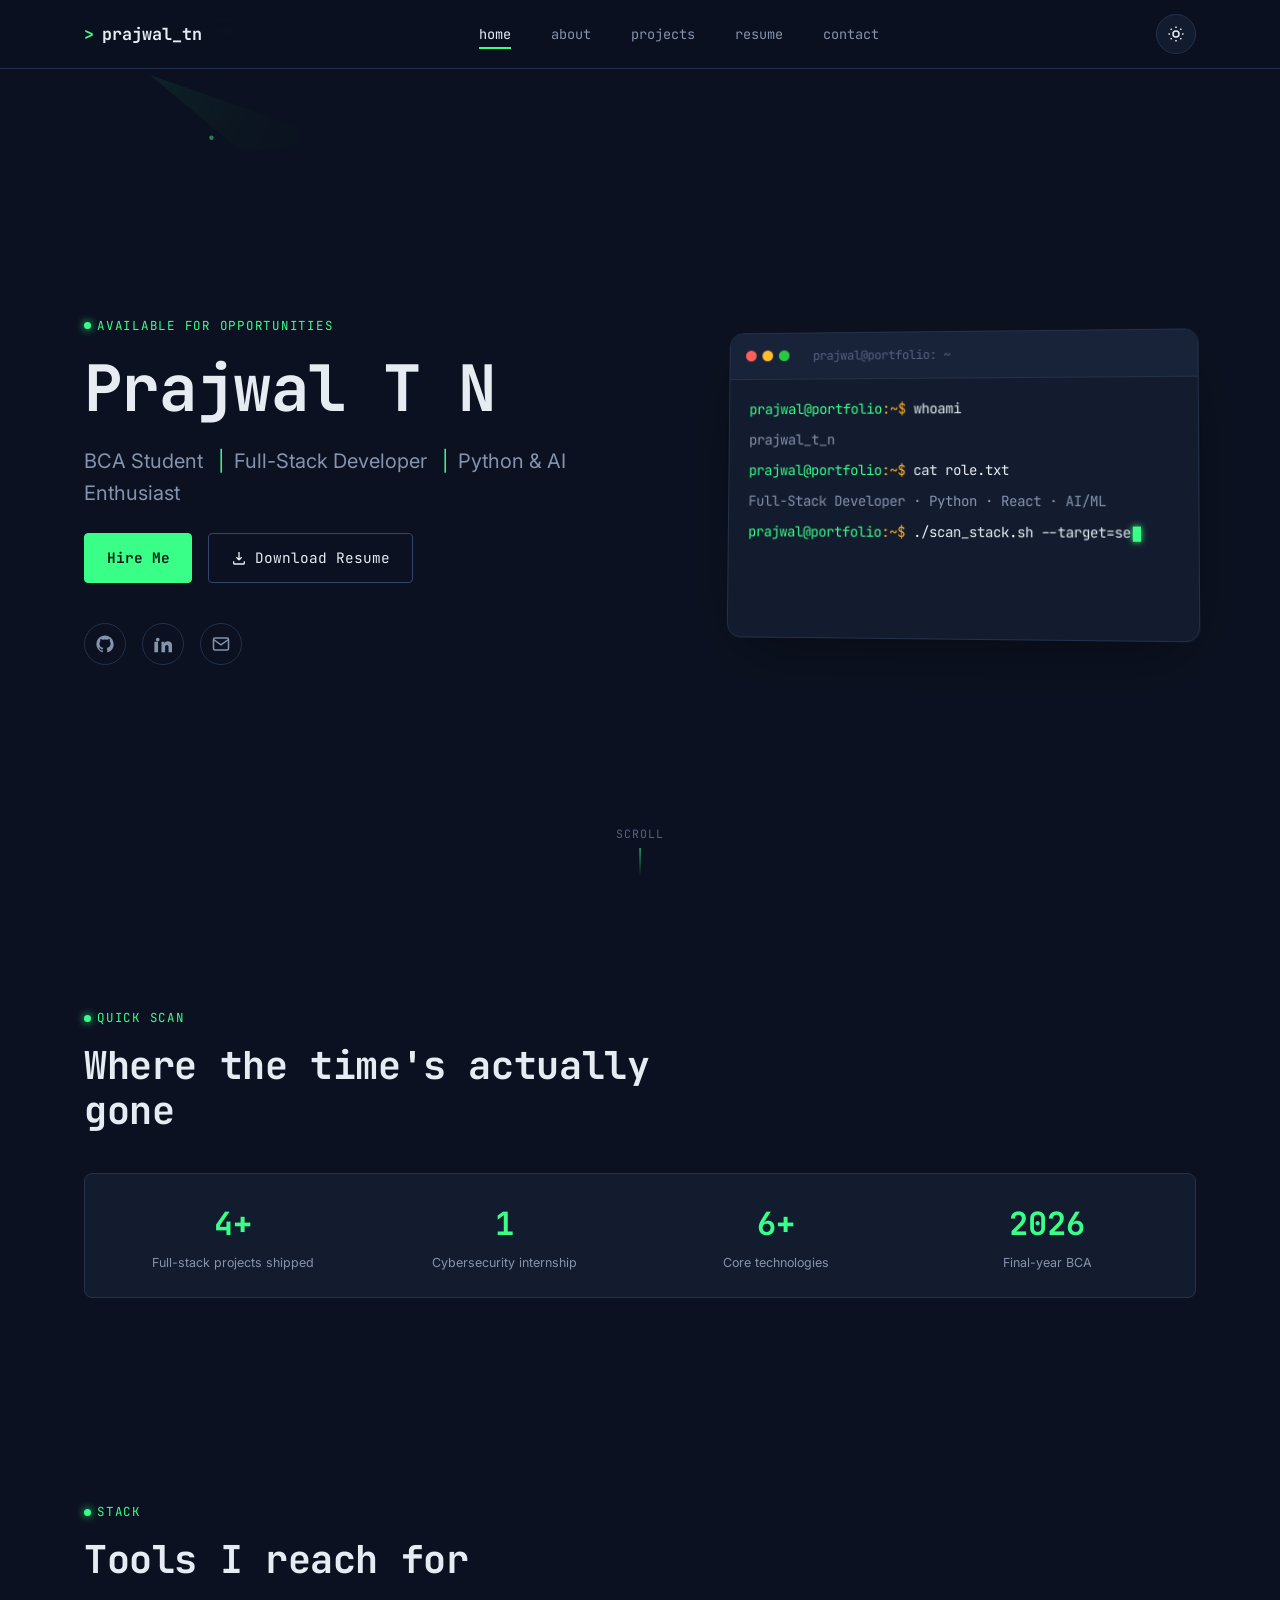
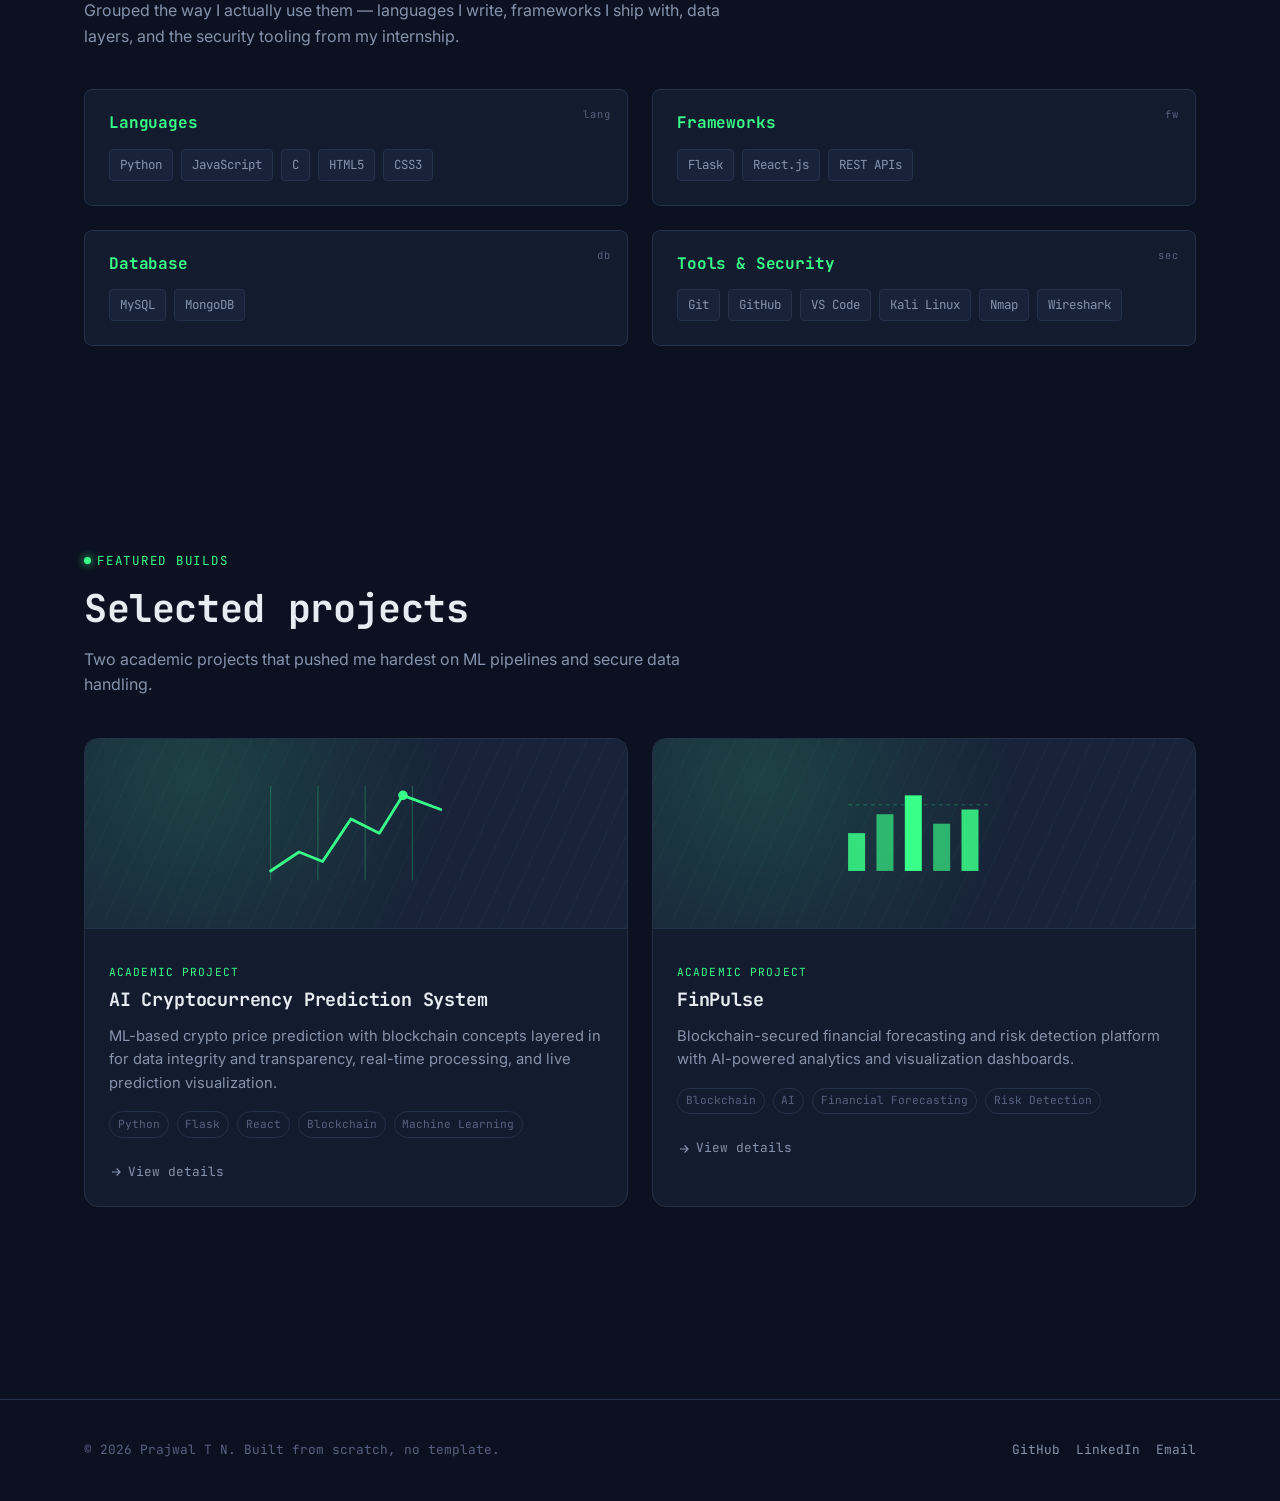
<file: index.html>
<!DOCTYPE html>
<html lang="en">
<head>
<meta charset="UTF-8">
<meta name="viewport" content="width=device-width, initial-scale=1.0">
<title>Prajwal T N — Full-Stack Developer</title>
<meta name="description" content="Prajwal T N — BCA student and full-stack developer building AI-powered web applications, secure APIs, and automation tools.">
<link rel="preconnect" href="https://fonts.googleapis.com">
<link href="https://fonts.googleapis.com/css2?family=JetBrains+Mono:wght@400;500;700&family=Inter:wght@400;500;600;700&display=swap" rel="stylesheet">
<link rel="stylesheet" href="assets/css/style.css">
</head>
<body>

<nav class="nav">
  <div class="nav-inner">
    <a href="index.html" class="nav-logo"><span class="caret">&gt;</span>prajwal_tn</a>
    <ul class="nav-links">
      <li><a href="index.html">home</a></li>
      <li><a href="about.html">about</a></li>
      <li><a href="projects.html">projects</a></li>
      <li><a href="resume.html">resume</a></li>
      <li><a href="contact.html">contact</a></li>
    </ul>
    <div class="nav-right">
      <button class="theme-toggle" aria-label="Toggle dark/light mode">
        <svg class="icon-sun" viewBox="0 0 24 24" fill="none" stroke="currentColor" stroke-width="2"><circle cx="12" cy="12" r="4"/><path d="M12 2v2M12 20v2M4.9 4.9l1.4 1.4M17.7 17.7l1.4 1.4M2 12h2M20 12h2M4.9 19.1l1.4-1.4M17.7 6.3l1.4-1.4"/></svg>
        <svg class="icon-moon" viewBox="0 0 24 24" fill="none" stroke="currentColor" stroke-width="2" style="display:none"><path d="M21 12.8A9 9 0 1 1 11.2 3a7 7 0 0 0 9.8 9.8z"/></svg>
      </button>
      <button class="nav-toggle" aria-label="Toggle menu"><span></span><span></span><span></span></button>
    </div>
  </div>
</nav>

<header class="hero">
  <canvas id="network-canvas"></canvas>
  <div class="hero-inner">
    <div class="hero-text">
      <p class="eyebrow">available for opportunities</p>
      <h1 class="hero-name">Prajwal T N</h1>
      <p class="hero-role">BCA Student <span class="pipe">|</span>Full-Stack Developer <span class="pipe">|</span>Python &amp; AI Enthusiast</p>
      <div class="hero-actions">
        <a href="contact.html" class="btn btn-primary">Hire Me</a>
        <a href="assets/resume/Prajwal_TN_Resume.pdf" class="btn" download>
          <svg width="16" height="16" viewBox="0 0 24 24" fill="none" stroke="currentColor" stroke-width="2"><path d="M12 3v12m0 0l-4-4m4 4l4-4M4 17v3a1 1 0 0 0 1 1h14a1 1 0 0 0 1-1v-3"/></svg>
          Download Resume
        </a>
      </div>
      <div class="hero-socials">
        <a href="https://github.com/anonymous137127" target="_blank" rel="noopener" aria-label="GitHub">
          <svg viewBox="0 0 24 24" fill="currentColor"><path d="M12 .5C5.65.5.5 5.65.5 12c0 5.1 3.29 9.4 7.86 10.94.57.1.78-.25.78-.55 0-.27-.01-1-.02-1.96-3.2.7-3.87-1.54-3.87-1.54-.53-1.33-1.28-1.68-1.28-1.68-1.05-.72.08-.7.08-.7 1.16.08 1.77 1.19 1.77 1.19 1.03 1.76 2.7 1.25 3.36.96.1-.75.4-1.25.73-1.54-2.55-.29-5.24-1.28-5.24-5.68 0-1.25.45-2.28 1.19-3.08-.12-.29-.52-1.46.11-3.05 0 0 .97-.31 3.18 1.18a11 11 0 0 1 5.8 0c2.2-1.49 3.17-1.18 3.17-1.18.64 1.59.24 2.76.12 3.05.74.8 1.18 1.83 1.18 3.08 0 4.41-2.69 5.38-5.25 5.67.42.36.78 1.08.78 2.18 0 1.57-.02 2.84-.02 3.23 0 .3.21.66.79.55A10.51 10.51 0 0 0 23.5 12C23.5 5.65 18.35.5 12 .5z"/></svg>
        </a>
        <a href="https://www.linkedin.com/in/prajwal-tn-19a9a83b3" target="_blank" rel="noopener" aria-label="LinkedIn">
          <svg viewBox="0 0 24 24" fill="currentColor"><path d="M4.98 3.5a2.5 2.5 0 1 1 0 5 2.5 2.5 0 0 1 0-5zM.5 8.98h4.9V23H.5V8.98zM8.98 8.98h4.7v1.92h.07c.65-1.23 2.25-2.53 4.63-2.53 4.95 0 5.86 3.26 5.86 7.5V23h-4.9v-6.28c0-1.5-.03-3.42-2.08-3.42-2.09 0-2.41 1.63-2.41 3.31V23h-4.9V8.98z"/></svg>
        </a>
        <a href="mailto:ppraju126ghu@gmail.com" aria-label="Email">
          <svg viewBox="0 0 24 24" fill="none" stroke="currentColor" stroke-width="2"><rect x="2" y="4" width="20" height="16" rx="2"/><path d="m22 6-10 7L2 6"/></svg>
        </a>
      </div>
    </div>

    <div class="terminal">
      <div class="terminal-bar">
        <div class="terminal-dots"><span></span><span></span><span></span></div>
        <span class="terminal-title">prajwal@portfolio: ~</span>
      </div>
      <div class="terminal-body"></div>
    </div>
  </div>

  <div class="scroll-cue">scroll</div>
</header>

<main>

  <section class="section">
    <div class="wrap">
      <div class="section-head reveal">
        <p class="eyebrow">quick scan</p>
        <h2 class="section-title">Where the time's actually gone</h2>
      </div>
      <div class="scan-strip reveal">
        <div class="scan-stat"><div class="num">4+</div><div class="label">Full-stack projects shipped</div></div>
        <div class="scan-stat"><div class="num">1</div><div class="label">Cybersecurity internship</div></div>
        <div class="scan-stat"><div class="num">6+</div><div class="label">Core technologies</div></div>
        <div class="scan-stat"><div class="num">2026</div><div class="label">Final-year BCA</div></div>
      </div>
    </div>
  </section>

  <section class="section" id="skills">
    <div class="wrap">
      <div class="section-head reveal">
        <p class="eyebrow">stack</p>
        <h2 class="section-title">Tools I reach for</h2>
        <p class="section-sub">Grouped the way I actually use them — languages I write, frameworks I ship with, data layers, and the security tooling from my internship.</p>
      </div>

      <div class="grid-2 reveal-stagger reveal">
        <div class="skill-card reveal-child" data-tag="lang">
          <h3>Languages</h3>
          <div class="skill-tags">
            <span class="skill-tag">Python</span>
            <span class="skill-tag">JavaScript</span>
            <span class="skill-tag">C</span>
            <span class="skill-tag">HTML5</span>
            <span class="skill-tag">CSS3</span>
          </div>
        </div>
        <div class="skill-card reveal-child" data-tag="fw">
          <h3>Frameworks</h3>
          <div class="skill-tags">
            <span class="skill-tag">Flask</span>
            <span class="skill-tag">React.js</span>
            <span class="skill-tag">REST APIs</span>
          </div>
        </div>
        <div class="skill-card reveal-child" data-tag="db">
          <h3>Database</h3>
          <div class="skill-tags">
            <span class="skill-tag">MySQL</span>
            <span class="skill-tag">MongoDB</span>
          </div>
        </div>
        <div class="skill-card reveal-child" data-tag="sec">
          <h3>Tools &amp; Security</h3>
          <div class="skill-tags">
            <span class="skill-tag">Git</span>
            <span class="skill-tag">GitHub</span>
            <span class="skill-tag">VS Code</span>
            <span class="skill-tag">Kali Linux</span>
            <span class="skill-tag">Nmap</span>
            <span class="skill-tag">Wireshark</span>
          </div>
        </div>
      </div>
    </div>
  </section>

  <section class="section">
    <div class="wrap">
      <div class="section-head reveal">
        <p class="eyebrow">featured builds</p>
        <h2 class="section-title">Selected projects</h2>
        <p class="section-sub">Two academic projects that pushed me hardest on ML pipelines and secure data handling.</p>
      </div>

      <div class="grid-2 reveal-stagger reveal">

        <article class="project-card reveal-child">
          <div class="project-visual">
            <svg viewBox="0 0 200 140" xmlns="http://www.w3.org/2000/svg">
              <polyline points="10,110 40,90 65,100 95,55 125,70 150,30 190,45" fill="none" stroke="#39FF88" stroke-width="3" stroke-linecap="round" stroke-linejoin="round"/>
              <circle cx="150" cy="30" r="5" fill="#39FF88"/>
              <g stroke="#39FF88" stroke-opacity="0.3">
                <line x1="10" y1="20" x2="10" y2="120"/>
                <line x1="60" y1="20" x2="60" y2="120"/>
                <line x1="110" y1="20" x2="110" y2="120"/>
                <line x1="160" y1="20" x2="160" y2="120"/>
              </g>
            </svg>
          </div>
          <div class="project-body">
            <p class="project-tagline">Academic project</p>
            <h3>AI Cryptocurrency Prediction System</h3>
            <p class="project-desc">ML-based crypto price prediction with blockchain concepts layered in for data integrity and transparency, real-time processing, and live prediction visualization.</p>
            <div class="project-stack">
              <span class="chip">Python</span><span class="chip">Flask</span><span class="chip">React</span><span class="chip">Blockchain</span><span class="chip">Machine Learning</span>
            </div>
            <div class="project-links">
              <a href="projects.html">
                <svg viewBox="0 0 24 24" fill="none" stroke="currentColor" stroke-width="2"><path d="M5 12h14M13 6l6 6-6 6"/></svg>
                View details
              </a>
            </div>
          </div>
        </article>

        <article class="project-card reveal-child">
          <div class="project-visual">
            <svg viewBox="0 0 200 140" xmlns="http://www.w3.org/2000/svg">
              <rect x="20" y="70" width="18" height="40" fill="#39FF88" fill-opacity="0.85"/>
              <rect x="50" y="50" width="18" height="60" fill="#39FF88" fill-opacity="0.65"/>
              <rect x="80" y="30" width="18" height="80" fill="#39FF88"/>
              <rect x="110" y="60" width="18" height="50" fill="#39FF88" fill-opacity="0.65"/>
              <rect x="140" y="45" width="18" height="65" fill="#39FF88" fill-opacity="0.85"/>
              <path d="M20 40 h150" stroke="#39FF88" stroke-opacity="0.3" stroke-dasharray="4 4"/>
            </svg>
          </div>
          <div class="project-body">
            <p class="project-tagline">Academic project</p>
            <h3>FinPulse</h3>
            <p class="project-desc">Blockchain-secured financial forecasting and risk detection platform with AI-powered analytics and visualization dashboards.</p>
            <div class="project-stack">
              <span class="chip">Blockchain</span><span class="chip">AI</span><span class="chip">Financial Forecasting</span><span class="chip">Risk Detection</span>
            </div>
            <div class="project-links">
              <a href="projects.html">
                <svg viewBox="0 0 24 24" fill="none" stroke="currentColor" stroke-width="2"><path d="M5 12h14M13 6l6 6-6 6"/></svg>
                View details
              </a>
            </div>
          </div>
        </article>

      </div>
    </div>
  </section>

</main>

<footer class="site-footer">
  <div class="wrap footer-inner">
    <span>&copy; 2026 Prajwal T N. Built from scratch, no template.</span>
    <div class="footer-socials">
      <a href="https://github.com/anonymous137127" target="_blank" rel="noopener">GitHub</a>
      <a href="https://www.linkedin.com/in/prajwal-tn-19a9a83b3" target="_blank" rel="noopener">LinkedIn</a>
      <a href="mailto:ppraju126ghu@gmail.com">Email</a>
    </div>
  </div>
</footer>

<script src="assets/js/script.js"></script>
</body>
</html>
</file>
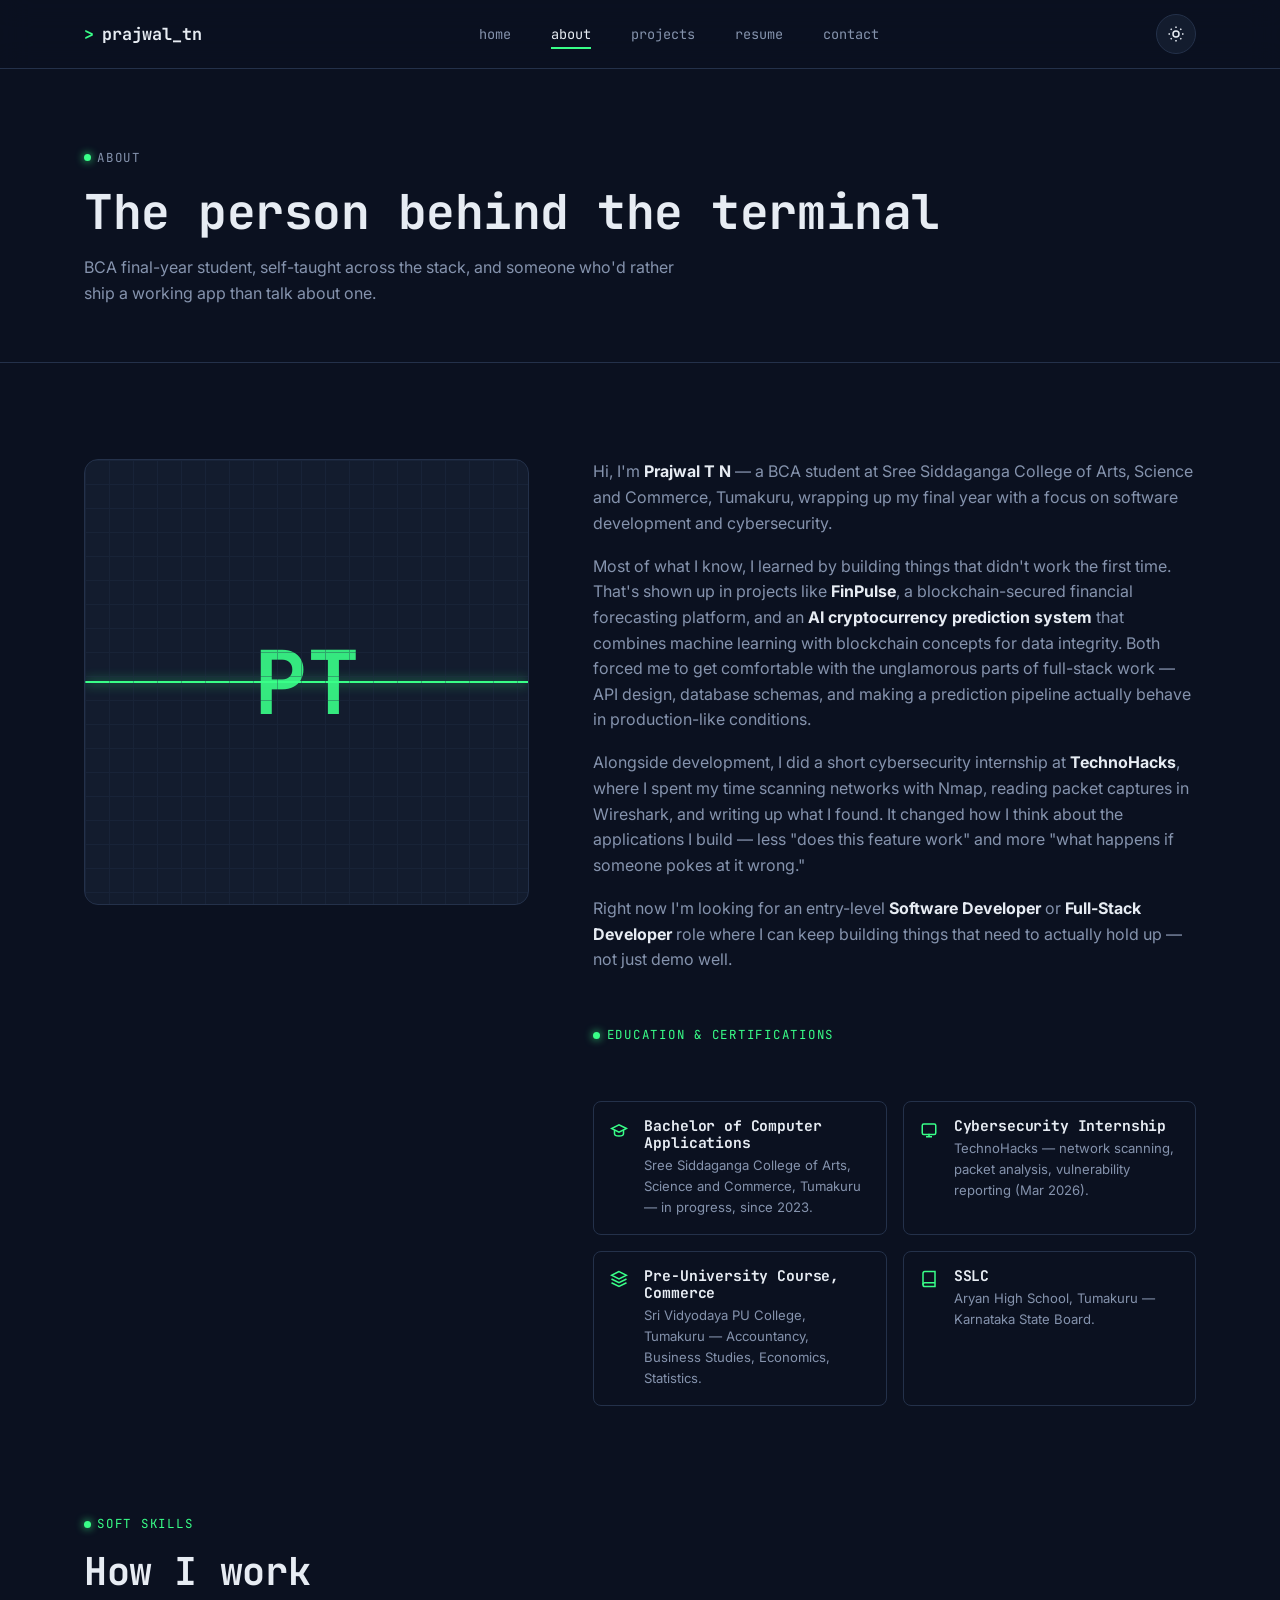
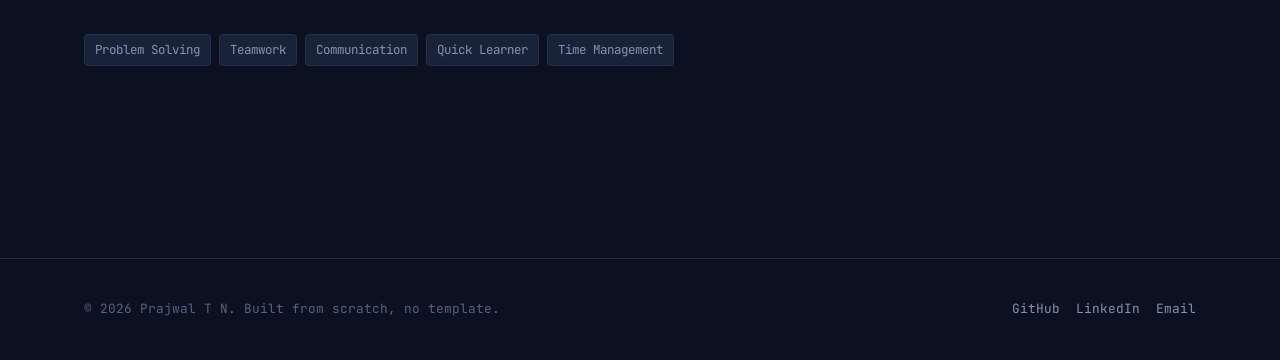
<file: about.html>
<!DOCTYPE html>
<html lang="en">
<head>
<meta charset="UTF-8">
<meta name="viewport" content="width=device-width, initial-scale=1.0">
<title>About — Prajwal T N</title>
<meta name="description" content="About Prajwal T N — BCA student passionate about full-stack development, AI, and cybersecurity.">
<link rel="preconnect" href="https://fonts.googleapis.com">
<link href="https://fonts.googleapis.com/css2?family=JetBrains+Mono:wght@400;500;700&family=Inter:wght@400;500;600;700&display=swap" rel="stylesheet">
<link rel="stylesheet" href="assets/css/style.css">
</head>
<body>

<nav class="nav">
  <div class="nav-inner">
    <a href="index.html" class="nav-logo"><span class="caret">&gt;</span>prajwal_tn</a>
    <ul class="nav-links">
      <li><a href="index.html">home</a></li>
      <li><a href="about.html">about</a></li>
      <li><a href="projects.html">projects</a></li>
      <li><a href="resume.html">resume</a></li>
      <li><a href="contact.html">contact</a></li>
    </ul>
    <div class="nav-right">
      <button class="theme-toggle" aria-label="Toggle dark/light mode">
        <svg class="icon-sun" viewBox="0 0 24 24" fill="none" stroke="currentColor" stroke-width="2"><circle cx="12" cy="12" r="4"/><path d="M12 2v2M12 20v2M4.9 4.9l1.4 1.4M17.7 17.7l1.4 1.4M2 12h2M20 12h2M4.9 19.1l1.4-1.4M17.7 6.3l1.4-1.4"/></svg>
        <svg class="icon-moon" viewBox="0 0 24 24" fill="none" stroke="currentColor" stroke-width="2" style="display:none"><path d="M21 12.8A9 9 0 1 1 11.2 3a7 7 0 0 0 9.8 9.8z"/></svg>
      </button>
      <button class="nav-toggle" aria-label="Toggle menu"><span></span><span></span><span></span></button>
    </div>
  </div>
</nav>

<header class="page-header">
  <div class="wrap">
    <p class="eyebrow">about</p>
    <h1>The person behind the terminal</h1>
    <p>BCA final-year student, self-taught across the stack, and someone who'd rather ship a working app than talk about one.</p>
  </div>
</header>

<main class="section">
  <div class="wrap about-grid">

    <div class="reveal">
      <div class="avatar-frame">
        <div class="avatar-scan"></div>
        <span class="monogram">PT</span>
      </div>
    </div>

    <div class="reveal">
      <div class="prose">
        <p>Hi, I'm <strong>Prajwal T N</strong> — a BCA student at Sree Siddaganga College of Arts, Science and Commerce, Tumakuru, wrapping up my final year with a focus on software development and cybersecurity.</p>
        <p>Most of what I know, I learned by building things that didn't work the first time. That's shown up in projects like <strong>FinPulse</strong>, a blockchain-secured financial forecasting platform, and an <strong>AI cryptocurrency prediction system</strong> that combines machine learning with blockchain concepts for data integrity. Both forced me to get comfortable with the unglamorous parts of full-stack work — API design, database schemas, and making a prediction pipeline actually behave in production-like conditions.</p>
        <p>Alongside development, I did a short cybersecurity internship at <strong>TechnoHacks</strong>, where I spent my time scanning networks with Nmap, reading packet captures in Wireshark, and writing up what I found. It changed how I think about the applications I build — less "does this feature work" and more "what happens if someone pokes at it wrong."</p>
        <p>Right now I'm looking for an entry-level <strong>Software Developer</strong> or <strong>Full-Stack Developer</strong> role where I can keep building things that need to actually hold up — not just demo well.</p>
      </div>

      <div class="section-head" style="margin-top: var(--space-4);">
        <p class="eyebrow">education &amp; certifications</p>
      </div>
      <div class="certs-list">
        <div class="cert-item">
          <span class="icon"><svg viewBox="0 0 24 24" fill="none" stroke="currentColor" stroke-width="2"><path d="M22 10 12 5 2 10l10 5 10-5Z"/><path d="M6 12v5c0 1.5 2.5 3 6 3s6-1.5 6-3v-5"/></svg></span>
          <div>
            <h4>Bachelor of Computer Applications</h4>
            <p>Sree Siddaganga College of Arts, Science and Commerce, Tumakuru — in progress, since 2023.</p>
          </div>
        </div>
        <div class="cert-item">
          <span class="icon"><svg viewBox="0 0 24 24" fill="none" stroke="currentColor" stroke-width="2"><rect x="3" y="4" width="18" height="14" rx="2"/><path d="M8 21h8M12 17v4"/></svg></span>
          <div>
            <h4>Cybersecurity Internship</h4>
            <p>TechnoHacks — network scanning, packet analysis, vulnerability reporting (Mar 2026).</p>
          </div>
        </div>
        <div class="cert-item">
          <span class="icon"><svg viewBox="0 0 24 24" fill="none" stroke="currentColor" stroke-width="2"><path d="M12 2 2 7l10 5 10-5-10-5Z"/><path d="M2 17l10 5 10-5M2 12l10 5 10-5"/></svg></span>
          <div>
            <h4>Pre-University Course, Commerce</h4>
            <p>Sri Vidyodaya PU College, Tumakuru — Accountancy, Business Studies, Economics, Statistics.</p>
          </div>
        </div>
        <div class="cert-item">
          <span class="icon"><svg viewBox="0 0 24 24" fill="none" stroke="currentColor" stroke-width="2"><path d="M4 19.5A2.5 2.5 0 0 1 6.5 17H20"/><path d="M6.5 2H20v20H6.5A2.5 2.5 0 0 1 4 19.5v-15A2.5 2.5 0 0 1 6.5 2Z"/></svg></span>
          <div>
            <h4>SSLC</h4>
            <p>Aryan High School, Tumakuru — Karnataka State Board.</p>
          </div>
        </div>
      </div>
    </div>

  </div>
</main>

<section class="section" style="padding-top:0;">
  <div class="wrap">
    <div class="section-head reveal">
      <p class="eyebrow">soft skills</p>
      <h2 class="section-title">How I work</h2>
    </div>
    <div class="skill-tags reveal">
      <span class="skill-tag">Problem Solving</span>
      <span class="skill-tag">Teamwork</span>
      <span class="skill-tag">Communication</span>
      <span class="skill-tag">Quick Learner</span>
      <span class="skill-tag">Time Management</span>
    </div>
  </div>
</section>

<footer class="site-footer">
  <div class="wrap footer-inner">
    <span>&copy; 2026 Prajwal T N. Built from scratch, no template.</span>
    <div class="footer-socials">
      <a href="https://github.com/anonymous137127" target="_blank" rel="noopener">GitHub</a>
      <a href="https://www.linkedin.com/in/prajwal-tn-19a9a83b3" target="_blank" rel="noopener">LinkedIn</a>
      <a href="mailto:ppraju126ghu@gmail.com">Email</a>
    </div>
  </div>
</footer>

<script src="assets/js/script.js"></script>
</body>
</html>
</file>
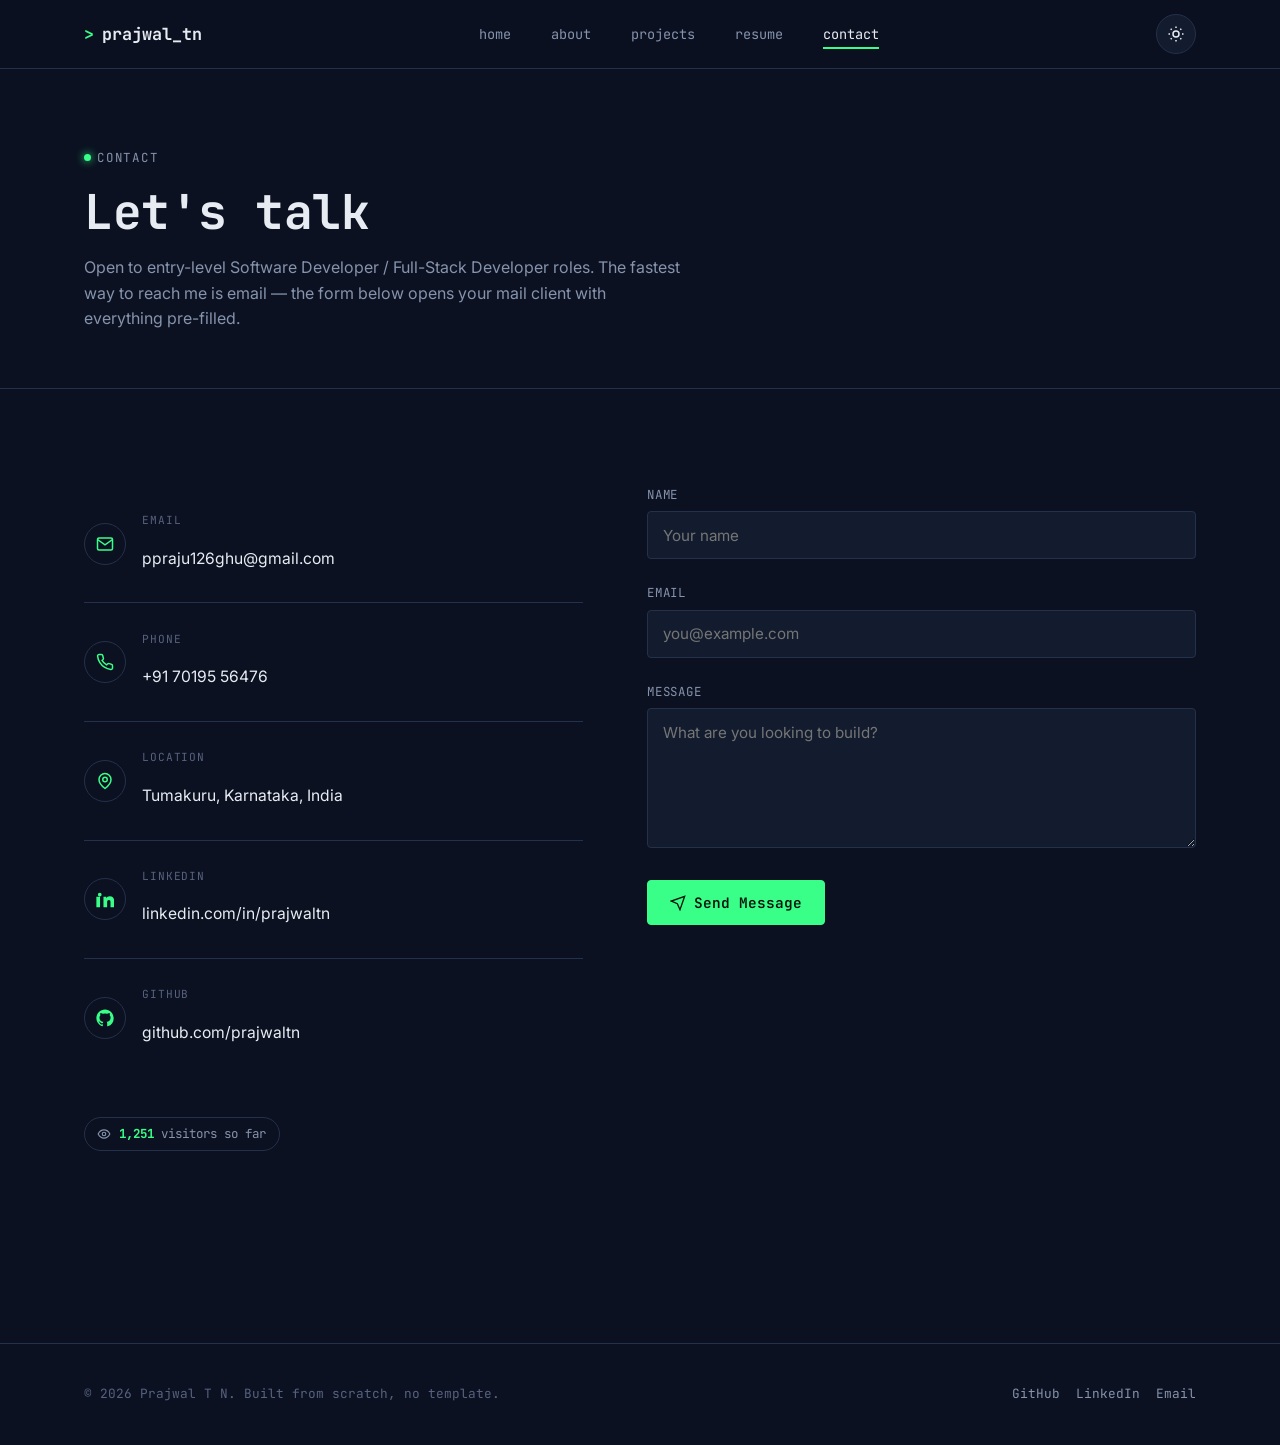
<file: contact.html>
<!DOCTYPE html>
<html lang="en">
<head>
<meta charset="UTF-8">
<meta name="viewport" content="width=device-width, initial-scale=1.0">
<title>Contact — Prajwal T N</title>
<meta name="description" content="Get in touch with Prajwal T N — full-stack developer and BCA student.">
<link rel="preconnect" href="https://fonts.googleapis.com">
<link href="https://fonts.googleapis.com/css2?family=JetBrains+Mono:wght@400;500;700&family=Inter:wght@400;500;600;700&display=swap" rel="stylesheet">
<link rel="stylesheet" href="assets/css/style.css">
</head>
<body>

<nav class="nav">
  <div class="nav-inner">
    <a href="index.html" class="nav-logo"><span class="caret">&gt;</span>prajwal_tn</a>
    <ul class="nav-links">
      <li><a href="index.html">home</a></li>
      <li><a href="about.html">about</a></li>
      <li><a href="projects.html">projects</a></li>
      <li><a href="resume.html">resume</a></li>
      <li><a href="contact.html">contact</a></li>
    </ul>
    <div class="nav-right">
      <button class="theme-toggle" aria-label="Toggle dark/light mode">
        <svg class="icon-sun" viewBox="0 0 24 24" fill="none" stroke="currentColor" stroke-width="2"><circle cx="12" cy="12" r="4"/><path d="M12 2v2M12 20v2M4.9 4.9l1.4 1.4M17.7 17.7l1.4 1.4M2 12h2M20 12h2M4.9 19.1l1.4-1.4M17.7 6.3l1.4-1.4"/></svg>
        <svg class="icon-moon" viewBox="0 0 24 24" fill="none" stroke="currentColor" stroke-width="2" style="display:none"><path d="M21 12.8A9 9 0 1 1 11.2 3a7 7 0 0 0 9.8 9.8z"/></svg>
      </button>
      <button class="nav-toggle" aria-label="Toggle menu"><span></span><span></span><span></span></button>
    </div>
  </div>
</nav>

<header class="page-header">
  <div class="wrap">
    <p class="eyebrow">contact</p>
    <h1>Let's talk</h1>
    <p>Open to entry-level Software Developer / Full-Stack Developer roles. The fastest way to reach me is email — the form below opens your mail client with everything pre-filled.</p>
  </div>
</header>

<main class="section">
  <div class="wrap contact-grid">

    <div class="reveal">
      <div class="contact-item">
        <span class="icon"><svg viewBox="0 0 24 24" fill="none" stroke="currentColor" stroke-width="2"><rect x="2" y="4" width="20" height="16" rx="2"/><path d="m22 6-10 7L2 6"/></svg></span>
        <div>
          <p class="meta-label">Email</p>
          <p class="meta-value"><a href="mailto:ppraju126ghu@gmail.com">ppraju126ghu@gmail.com</a></p>
        </div>
      </div>
      <div class="contact-item">
        <span class="icon"><svg viewBox="0 0 24 24" fill="none" stroke="currentColor" stroke-width="2"><path d="M22 16.92v3a2 2 0 0 1-2.18 2 19.79 19.79 0 0 1-8.63-3.07 19.5 19.5 0 0 1-6-6 19.79 19.79 0 0 1-3.07-8.67A2 2 0 0 1 4.11 2h3a2 2 0 0 1 2 1.72c.13.96.36 1.9.68 2.81a2 2 0 0 1-.45 2.11L8.09 9.91a16 16 0 0 0 6 6l1.27-1.27a2 2 0 0 1 2.11-.45c.91.32 1.85.55 2.81.68A2 2 0 0 1 22 16.92z"/></svg></span>
        <div>
          <p class="meta-label">Phone</p>
          <p class="meta-value"><a href="tel:+917019556476">+91 70195 56476</a></p>
        </div>
      </div>
      <div class="contact-item">
        <span class="icon"><svg viewBox="0 0 24 24" fill="none" stroke="currentColor" stroke-width="2"><path d="M20 10c0 6-8 12-8 12s-8-6-8-12a8 8 0 0 1 16 0Z"/><circle cx="12" cy="10" r="3"/></svg></span>
        <div>
          <p class="meta-label">Location</p>
          <p class="meta-value">Tumakuru, Karnataka, India</p>
        </div>
      </div>
      <div class="contact-item">
        <span class="icon"><svg viewBox="0 0 24 24" fill="currentColor"><path d="M4.98 3.5a2.5 2.5 0 1 1 0 5 2.5 2.5 0 0 1 0-5zM.5 8.98h4.9V23H.5V8.98zM8.98 8.98h4.7v1.92h.07c.65-1.23 2.25-2.53 4.63-2.53 4.95 0 5.86 3.26 5.86 7.5V23h-4.9v-6.28c0-1.5-.03-3.42-2.08-3.42-2.09 0-2.41 1.63-2.41 3.31V23h-4.9V8.98z"/></svg></span>
        <div>
          <p class="meta-label">LinkedIn</p>
          <p class="meta-value"><a href="https://www.linkedin.com/in/prajwal-tn-19a9a83b3" target="_blank" rel="noopener">linkedin.com/in/prajwaltn</a></p>
        </div>
      </div>
      <div class="contact-item" style="border-bottom:none;">
        <span class="icon"><svg viewBox="0 0 24 24" fill="currentColor"><path d="M12 .5C5.65.5.5 5.65.5 12c0 5.1 3.29 9.4 7.86 10.94.57.1.78-.25.78-.55 0-.27-.01-1-.02-1.96-3.2.7-3.87-1.54-3.87-1.54-.53-1.33-1.28-1.68-1.28-1.68-1.05-.72.08-.7.08-.7 1.16.08 1.77 1.19 1.77 1.19 1.03 1.76 2.7 1.25 3.36.96.1-.75.4-1.25.73-1.54-2.55-.29-5.24-1.28-5.24-5.68 0-1.25.45-2.28 1.19-3.08-.12-.29-.52-1.46.11-3.05 0 0 .97-.31 3.18 1.18a11 11 0 0 1 5.8 0c2.2-1.49 3.17-1.18 3.17-1.18.64 1.59.24 2.76.12 3.05.74.8 1.18 1.83 1.18 3.08 0 4.41-2.69 5.38-5.25 5.67.42.36.78 1.08.78 2.18 0 1.57-.02 2.84-.02 3.23 0 .3.21.66.79.55A10.51 10.51 0 0 0 23.5 12C23.5 5.65 18.35.5 12 .5z"/></svg></span>
        <div>
          <p class="meta-label">GitHub</p>
          <p class="meta-value"><a href="https://github.com/anonymous137127" target="_blank" rel="noopener">github.com/prajwaltn</a></p>
        </div>
      </div>

      <div style="margin-top: var(--space-4);">
        <span class="visitor-badge">
          <svg width="14" height="14" viewBox="0 0 24 24" fill="none" stroke="currentColor" stroke-width="2"><path d="M2 12s3.5-7 10-7 10 7 10 7-3.5 7-10 7-10-7-10-7Z"/><circle cx="12" cy="12" r="3"/></svg>
          <span class="num">0</span> visitors so far
        </span>
      </div>
    </div>

    <div class="reveal">
      <form id="contact-form" novalidate>
        <div class="form-group">
          <label for="name">Name</label>
          <input type="text" id="name" name="name" placeholder="Your name" required>
        </div>
        <div class="form-group">
          <label for="email">Email</label>
          <input type="email" id="email" name="email" placeholder="you@example.com" required>
        </div>
        <div class="form-group">
          <label for="message">Message</label>
          <textarea id="message" name="message" placeholder="What are you looking to build?" required></textarea>
        </div>
        <button type="submit" class="btn btn-primary">
          <svg width="16" height="16" viewBox="0 0 24 24" fill="none" stroke="currentColor" stroke-width="2"><path d="m22 2-7 20-4-9-9-4Z"/></svg>
          Send Message
        </button>
        <p class="form-status"></p>
      </form>
    </div>

  </div>
</main>

<footer class="site-footer">
  <div class="wrap footer-inner">
    <span>&copy; 2026 Prajwal T N. Built from scratch, no template.</span>
    <div class="footer-socials">
      <a href="https://github.com/anonymous137127" target="_blank" rel="noopener">GitHub</a>
      <a href="https://www.linkedin.com/in/prajwal-tn-19a9a83b3" target="_blank" rel="noopener">LinkedIn</a>
      <a href="mailto:ppraju126ghu@gmail.com">Email</a>
    </div>
  </div>
</footer>

<script src="assets/js/script.js"></script>
</body>
</html>
</file>
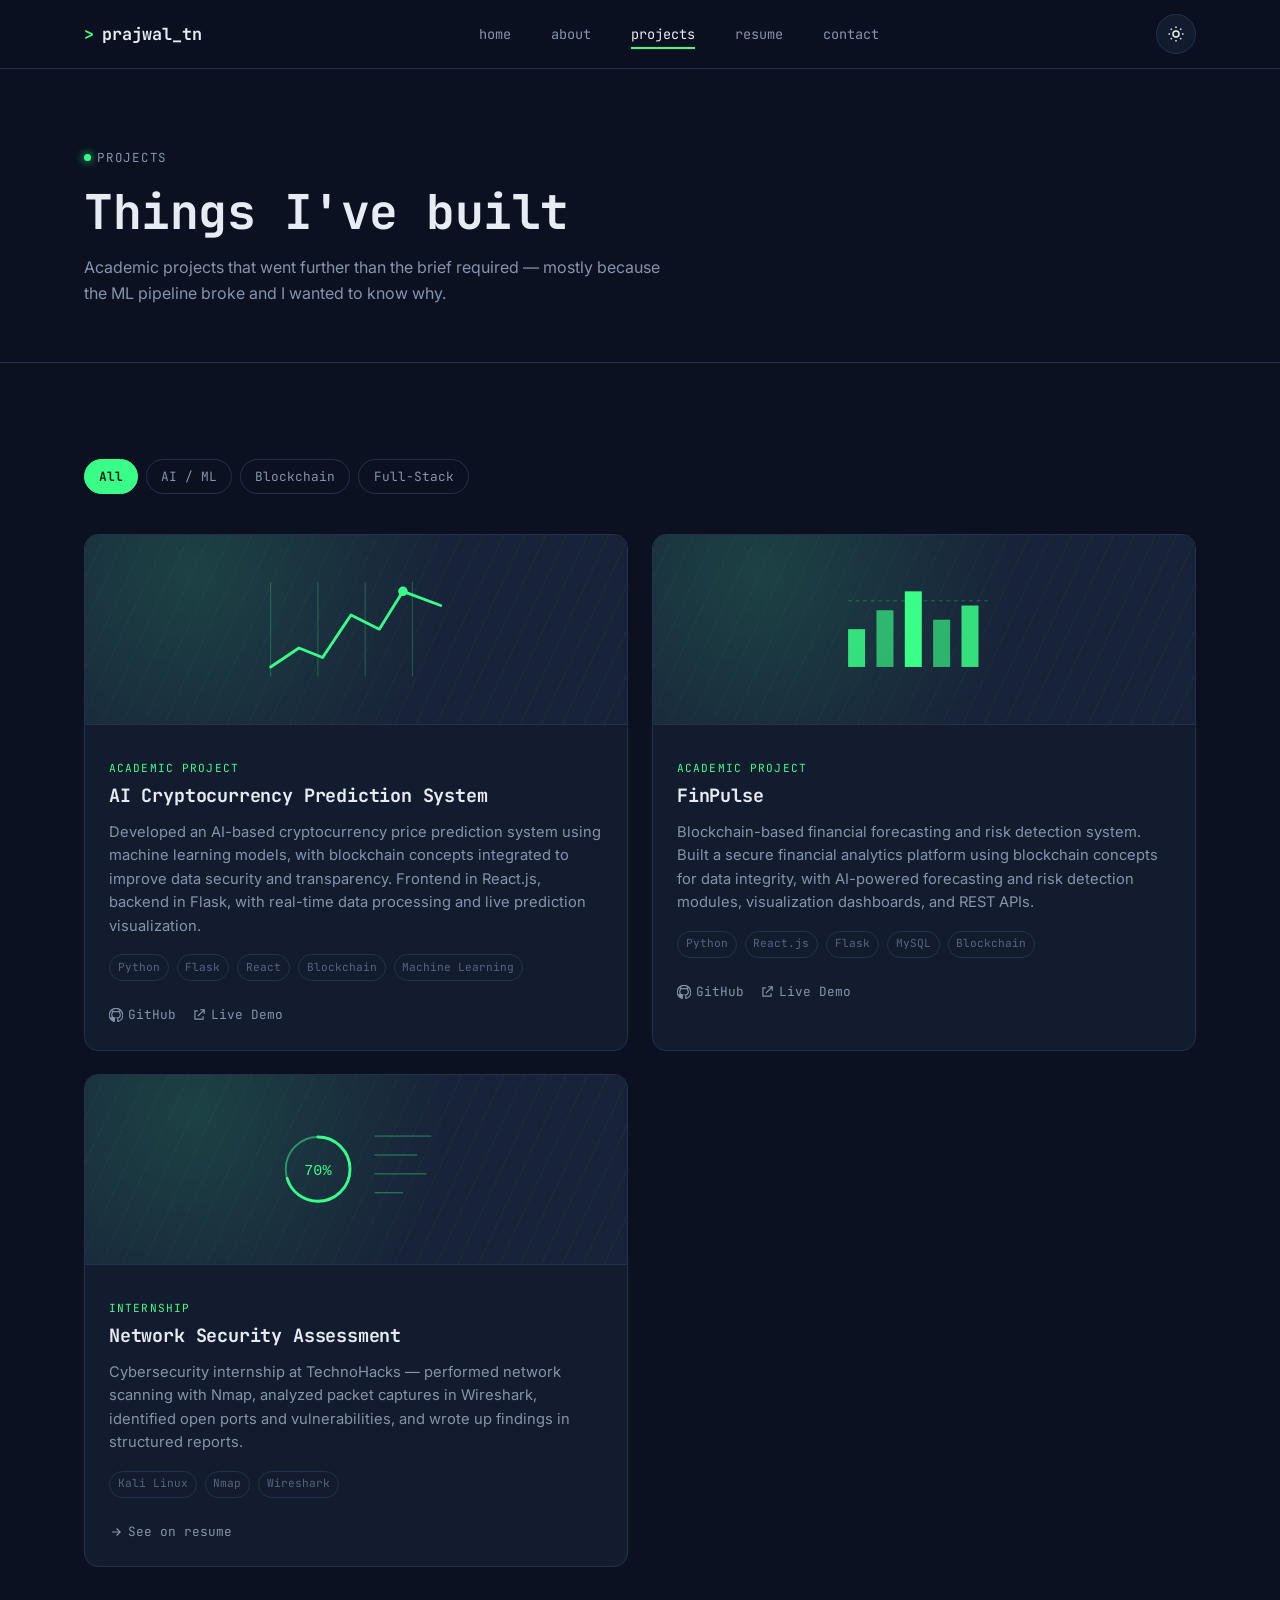
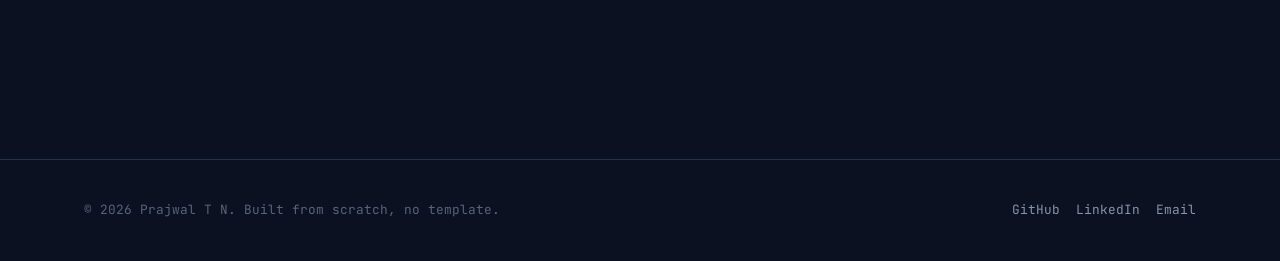
<file: projects.html>
<!DOCTYPE html>
<html lang="en">
<head>
<meta charset="UTF-8">
<meta name="viewport" content="width=device-width, initial-scale=1.0">
<title>Projects — Prajwal T N</title>
<meta name="description" content="Projects by Prajwal T N — AI-powered web applications combining full-stack development, machine learning, and blockchain concepts.">
<link rel="preconnect" href="https://fonts.googleapis.com">
<link href="https://fonts.googleapis.com/css2?family=JetBrains+Mono:wght@400;500;700&family=Inter:wght@400;500;600;700&display=swap" rel="stylesheet">
<link rel="stylesheet" href="assets/css/style.css">
</head>
<body>

<nav class="nav">
  <div class="nav-inner">
    <a href="index.html" class="nav-logo"><span class="caret">&gt;</span>prajwal_tn</a>
    <ul class="nav-links">
      <li><a href="index.html">home</a></li>
      <li><a href="about.html">about</a></li>
      <li><a href="projects.html">projects</a></li>
      <li><a href="resume.html">resume</a></li>
      <li><a href="contact.html">contact</a></li>
    </ul>
    <div class="nav-right">
      <button class="theme-toggle" aria-label="Toggle dark/light mode">
        <svg class="icon-sun" viewBox="0 0 24 24" fill="none" stroke="currentColor" stroke-width="2"><circle cx="12" cy="12" r="4"/><path d="M12 2v2M12 20v2M4.9 4.9l1.4 1.4M17.7 17.7l1.4 1.4M2 12h2M20 12h2M4.9 19.1l1.4-1.4M17.7 6.3l1.4-1.4"/></svg>
        <svg class="icon-moon" viewBox="0 0 24 24" fill="none" stroke="currentColor" stroke-width="2" style="display:none"><path d="M21 12.8A9 9 0 1 1 11.2 3a7 7 0 0 0 9.8 9.8z"/></svg>
      </button>
      <button class="nav-toggle" aria-label="Toggle menu"><span></span><span></span><span></span></button>
    </div>
  </div>
</nav>

<header class="page-header">
  <div class="wrap">
    <p class="eyebrow">projects</p>
    <h1>Things I've built</h1>
    <p>Academic projects that went further than the brief required — mostly because the ML pipeline broke and I wanted to know why.</p>
  </div>
</header>

<main class="section">
  <div class="wrap">

    <div class="filter-bar reveal">
      <button class="filter-btn active" data-filter="all">All</button>
      <button class="filter-btn" data-filter="ai">AI / ML</button>
      <button class="filter-btn" data-filter="blockchain">Blockchain</button>
      <button class="filter-btn" data-filter="fullstack">Full-Stack</button>
    </div>

    <div class="grid-2 reveal-stagger reveal">

      <article class="project-card reveal-child" data-tags="ai,blockchain,fullstack">
        <div class="project-visual">
          <svg viewBox="0 0 200 140" xmlns="http://www.w3.org/2000/svg">
            <polyline points="10,110 40,90 65,100 95,55 125,70 150,30 190,45" fill="none" stroke="#39FF88" stroke-width="3" stroke-linecap="round" stroke-linejoin="round"/>
            <circle cx="150" cy="30" r="5" fill="#39FF88"/>
            <g stroke="#39FF88" stroke-opacity="0.3">
              <line x1="10" y1="20" x2="10" y2="120"/>
              <line x1="60" y1="20" x2="60" y2="120"/>
              <line x1="110" y1="20" x2="110" y2="120"/>
              <line x1="160" y1="20" x2="160" y2="120"/>
            </g>
          </svg>
        </div>
        <div class="project-body">
          <p class="project-tagline">Academic project</p>
          <h3>AI Cryptocurrency Prediction System</h3>
          <p class="project-desc">Developed an AI-based cryptocurrency price prediction system using machine learning models, with blockchain concepts integrated to improve data security and transparency. Frontend in React.js, backend in Flask, with real-time data processing and live prediction visualization.</p>
          <div class="project-stack">
            <span class="chip">Python</span><span class="chip">Flask</span><span class="chip">React</span><span class="chip">Blockchain</span><span class="chip">Machine Learning</span>
          </div>
          <div class="project-links">
            <a href="#">
              <svg viewBox="0 0 24 24" fill="none" stroke="currentColor" stroke-width="2"><path d="M12 .5C5.65.5.5 5.65.5 12c0 5.1 3.29 9.4 7.86 10.94.57.1.78-.25.78-.55 0-.27-.01-1-.02-1.96-3.2.7-3.87-1.54-3.87-1.54-.53-1.33-1.28-1.68-1.28-1.68-1.05-.72.08-.7.08-.7 1.16.08 1.77 1.19 1.77 1.19 1.03 1.76 2.7 1.25 3.36.96.1-.75.4-1.25.73-1.54-2.55-.29-5.24-1.28-5.24-5.68 0-1.25.45-2.28 1.19-3.08-.12-.29-.52-1.46.11-3.05 0 0 .97-.31 3.18 1.18a11 11 0 0 1 5.8 0c2.2-1.49 3.17-1.18 3.17-1.18.64 1.59.24 2.76.12 3.05.74.8 1.18 1.83 1.18 3.08 0 4.41-2.69 5.38-5.25 5.67.42.36.78 1.08.78 2.18 0 1.57-.02 2.84-.02 3.23 0 .3.21.66.79.55A10.51 10.51 0 0 0 23.5 12C23.5 5.65 18.35.5 12 .5z"/></svg>
              GitHub
            </a>
            <a href="#">
              <svg viewBox="0 0 24 24" fill="none" stroke="currentColor" stroke-width="2"><path d="M14 3h7v7M10 14 21 3M5 5h5v0H5v14h14v-5"/></svg>
              Live Demo
            </a>
          </div>
        </div>
      </article>

      <article class="project-card reveal-child" data-tags="ai,blockchain,fullstack">
        <div class="project-visual">
          <svg viewBox="0 0 200 140" xmlns="http://www.w3.org/2000/svg">
            <rect x="20" y="70" width="18" height="40" fill="#39FF88" fill-opacity="0.85"/>
            <rect x="50" y="50" width="18" height="60" fill="#39FF88" fill-opacity="0.65"/>
            <rect x="80" y="30" width="18" height="80" fill="#39FF88"/>
            <rect x="110" y="60" width="18" height="50" fill="#39FF88" fill-opacity="0.65"/>
            <rect x="140" y="45" width="18" height="65" fill="#39FF88" fill-opacity="0.85"/>
            <path d="M20 40 h150" stroke="#39FF88" stroke-opacity="0.3" stroke-dasharray="4 4"/>
          </svg>
        </div>
        <div class="project-body">
          <p class="project-tagline">Academic project</p>
          <h3>FinPulse</h3>
          <p class="project-desc">Blockchain-based financial forecasting and risk detection system. Built a secure financial analytics platform using blockchain concepts for data integrity, with AI-powered forecasting and risk detection modules, visualization dashboards, and REST APIs.</p>
          <div class="project-stack">
            <span class="chip">Python</span><span class="chip">React.js</span><span class="chip">Flask</span><span class="chip">MySQL</span><span class="chip">Blockchain</span>
          </div>
          <div class="project-links">
            <a href="#">
              <svg viewBox="0 0 24 24" fill="none" stroke="currentColor" stroke-width="2"><path d="M12 .5C5.65.5.5 5.65.5 12c0 5.1 3.29 9.4 7.86 10.94.57.1.78-.25.78-.55 0-.27-.01-1-.02-1.96-3.2.7-3.87-1.54-3.87-1.54-.53-1.33-1.28-1.68-1.28-1.68-1.05-.72.08-.7.08-.7 1.16.08 1.77 1.19 1.77 1.19 1.03 1.76 2.7 1.25 3.36.96.1-.75.4-1.25.73-1.54-2.55-.29-5.24-1.28-5.24-5.68 0-1.25.45-2.28 1.19-3.08-.12-.29-.52-1.46.11-3.05 0 0 .97-.31 3.18 1.18a11 11 0 0 1 5.8 0c2.2-1.49 3.17-1.18 3.17-1.18.64 1.59.24 2.76.12 3.05.74.8 1.18 1.83 1.18 3.08 0 4.41-2.69 5.38-5.25 5.67.42.36.78 1.08.78 2.18 0 1.57-.02 2.84-.02 3.23 0 .3.21.66.79.55A10.51 10.51 0 0 0 23.5 12C23.5 5.65 18.35.5 12 .5z"/></svg>
              GitHub
            </a>
            <a href="#">
              <svg viewBox="0 0 24 24" fill="none" stroke="currentColor" stroke-width="2"><path d="M14 3h7v7M10 14 21 3M5 5h5v0H5v14h14v-5"/></svg>
              Live Demo
            </a>
          </div>
        </div>
      </article>

      <article class="project-card reveal-child" data-tags="fullstack">
        <div class="project-visual">
          <svg viewBox="0 0 200 140" xmlns="http://www.w3.org/2000/svg">
            <circle cx="60" cy="70" r="34" fill="none" stroke="#39FF88" stroke-width="2" stroke-opacity="0.5"/>
            <circle cx="60" cy="70" r="34" fill="none" stroke="#39FF88" stroke-width="3" stroke-dasharray="150 214" stroke-linecap="round" transform="rotate(-90 60 70)"/>
            <text x="60" y="76" fill="#39FF88" font-size="16" text-anchor="middle" font-family="monospace">70%</text>
            <line x1="120" y1="35" x2="180" y2="35" stroke="#39FF88" stroke-opacity="0.5"/>
            <line x1="120" y1="55" x2="165" y2="55" stroke="#39FF88" stroke-opacity="0.5"/>
            <line x1="120" y1="75" x2="175" y2="75" stroke="#39FF88" stroke-opacity="0.5"/>
            <line x1="120" y1="95" x2="150" y2="95" stroke="#39FF88" stroke-opacity="0.5"/>
          </svg>
        </div>
        <div class="project-body">
          <p class="project-tagline">Internship</p>
          <h3>Network Security Assessment</h3>
          <p class="project-desc">Cybersecurity internship at TechnoHacks — performed network scanning with Nmap, analyzed packet captures in Wireshark, identified open ports and vulnerabilities, and wrote up findings in structured reports.</p>
          <div class="project-stack">
            <span class="chip">Kali Linux</span><span class="chip">Nmap</span><span class="chip">Wireshark</span>
          </div>
          <div class="project-links">
            <a href="resume.html">
              <svg viewBox="0 0 24 24" fill="none" stroke="currentColor" stroke-width="2"><path d="M5 12h14M13 6l6 6-6 6"/></svg>
              See on resume
            </a>
          </div>
        </div>
      </article>

    </div>
  </div>
</main>

<footer class="site-footer">
  <div class="wrap footer-inner">
    <span>&copy; 2026 Prajwal T N. Built from scratch, no template.</span>
    <div class="footer-socials">
      <a href="https://github.com/anonymous137127" target="_blank" rel="noopener">GitHub</a>
      <a href="https://www.linkedin.com/in/prajwal-tn-19a9a83b3" target="_blank" rel="noopener">LinkedIn</a>
      <a href="mailto:ppraju126ghu@gmail.com">Email</a>
    </div>
  </div>
</footer>

<script src="assets/js/script.js"></script>
</body>
</html>
</file>
<file: assets/css/style.css>
/* ==========================================================================
   PRAJWAL T N — PORTFOLIO
   Design language: terminal + network scan. Built for a full-stack dev
   with a cybersecurity internship (Nmap / Wireshark) and ML/blockchain work.
   ========================================================================== */

:root {
  /* Color tokens */
  --bg: #0B1120;
  --surface: #131C2E;
  --surface-raised: #182339;
  --border: #24314A;
  --border-bright: #33456b;
  --text: #E7ECF3;
  --text-muted: #8593AD;
  --text-dim: #576280;
  --signal: #39FF88;
  --signal-dim: #1f8f52;
  --amber: #FFB020;
  --danger: #FF5C5C;

  /* Type */
  --font-mono: 'JetBrains Mono', 'Courier New', monospace;
  --font-body: 'Inter', -apple-system, BlinkMacSystemFont, sans-serif;

  /* Scale */
  --space-1: 0.5rem;
  --space-2: 1rem;
  --space-3: 1.5rem;
  --space-4: 2.5rem;
  --space-5: 4rem;
  --space-6: 6rem;
  --space-7: 9rem;

  --radius-sm: 4px;
  --radius-md: 8px;
  --radius-lg: 14px;

  --max-width: 1160px;

  --ease-out: cubic-bezier(0.16, 1, 0.3, 1);
  --dur-fast: 0.18s;
  --dur-med: 0.4s;
  --dur-slow: 0.8s;
}

[data-theme="light"] {
  --bg: #F4F6FA;
  --surface: #FFFFFF;
  --surface-raised: #FFFFFF;
  --border: #DDE3EE;
  --border-bright: #C4CEE0;
  --text: #10182A;
  --text-muted: #4B5670;
  --text-dim: #8792A8;
  --signal: #0FAA5C;
  --signal-dim: #0c8a4a;
  --amber: #C97D0A;
}

* { box-sizing: border-box; }

html {
  scroll-behavior: smooth;
}

@media (prefers-reduced-motion: reduce) {
  html { scroll-behavior: auto; }
  *, *::before, *::after {
    animation-duration: 0.001ms !important;
    animation-iteration-count: 1 !important;
    transition-duration: 0.001ms !important;
    scroll-behavior: auto !important;
  }
}

body {
  margin: 0;
  background: var(--bg);
  color: var(--text);
  font-family: var(--font-body);
  font-size: 16px;
  line-height: 1.6;
  -webkit-font-smoothing: antialiased;
  transition: background var(--dur-med) var(--ease-out), color var(--dur-med) var(--ease-out);
  overflow-x: hidden;
}

h1, h2, h3, h4 {
  font-family: var(--font-mono);
  font-weight: 700;
  line-height: 1.15;
  margin: 0;
  letter-spacing: -0.01em;
}

a { color: inherit; text-decoration: none; }
ul { list-style: none; margin: 0; padding: 0; }
button { font-family: inherit; cursor: pointer; }
img { max-width: 100%; display: block; }

::selection {
  background: var(--signal);
  color: #04140A;
}

/* Scrollbar */
::-webkit-scrollbar { width: 10px; }
::-webkit-scrollbar-track { background: var(--bg); }
::-webkit-scrollbar-thumb { background: var(--border-bright); border-radius: 10px; }
::-webkit-scrollbar-thumb:hover { background: var(--signal-dim); }

.wrap {
  max-width: var(--max-width);
  margin: 0 auto;
  padding: 0 var(--space-3);
}

.eyebrow {
  display: inline-flex;
  align-items: center;
  gap: 0.5em;
  font-family: var(--font-mono);
  font-size: 0.78rem;
  letter-spacing: 0.14em;
  text-transform: uppercase;
  color: var(--signal);
  margin-bottom: var(--space-2);
}
.eyebrow::before {
  content: "";
  width: 7px;
  height: 7px;
  border-radius: 50%;
  background: var(--signal);
  box-shadow: 0 0 8px var(--signal);
}

.section {
  padding: var(--space-6) 0;
  position: relative;
}

.section-head {
  margin-bottom: var(--space-4);
  max-width: 640px;
}

.section-title {
  font-size: clamp(1.7rem, 3vw, 2.4rem);
}

.section-sub {
  color: var(--text-muted);
  font-size: 1rem;
  margin-top: var(--space-2);
  font-family: var(--font-body);
}

/* ==========================================================================
   NAV
   ========================================================================== */

.nav {
  position: fixed;
  top: 0; left: 0; right: 0;
  z-index: 200;
  background: color-mix(in srgb, var(--bg) 78%, transparent);
  backdrop-filter: blur(14px);
  border-bottom: 1px solid var(--border);
}

.nav-inner {
  max-width: var(--max-width);
  margin: 0 auto;
  padding: 0 var(--space-3);
  height: 68px;
  display: flex;
  align-items: center;
  justify-content: space-between;
}

.nav-logo {
  font-family: var(--font-mono);
  font-weight: 700;
  font-size: 1.05rem;
  display: flex;
  align-items: center;
  gap: 0.5em;
}
.nav-logo .caret {
  color: var(--signal);
}

.nav-links {
  display: flex;
  align-items: center;
  gap: var(--space-4);
}

.nav-links a {
  font-family: var(--font-mono);
  font-size: 0.85rem;
  color: var(--text-muted);
  position: relative;
  padding: 0.3em 0;
  transition: color var(--dur-fast);
}
.nav-links a::before {
  content: "";
  position: absolute;
  bottom: -2px; left: 0;
  width: 0;
  height: 2px;
  background: var(--signal);
  transition: width var(--dur-fast) var(--ease-out);
}
.nav-links a:hover,
.nav-links a.active {
  color: var(--text);
}
.nav-links a:hover::before,
.nav-links a.active::before {
  width: 100%;
}

.nav-right {
  display: flex;
  align-items: center;
  gap: var(--space-2);
}

.theme-toggle {
  width: 40px;
  height: 40px;
  border-radius: 50%;
  border: 1px solid var(--border);
  background: var(--surface);
  color: var(--text);
  display: flex;
  align-items: center;
  justify-content: center;
  transition: border-color var(--dur-fast), transform var(--dur-fast);
}
.theme-toggle:hover {
  border-color: var(--signal);
  transform: rotate(20deg);
}
.theme-toggle svg { width: 18px; height: 18px; }

.nav-toggle {
  display: none;
  flex-direction: column;
  gap: 5px;
  background: none;
  border: none;
  width: 32px;
}
.nav-toggle span {
  height: 2px;
  background: var(--text);
  border-radius: 2px;
  transition: transform var(--dur-fast), opacity var(--dur-fast);
}

@media (max-width: 860px) {
  .nav-toggle { display: flex; }
  .nav-links {
    position: fixed;
    top: 68px; left: 0; right: 0;
    background: var(--surface);
    border-bottom: 1px solid var(--border);
    flex-direction: column;
    align-items: flex-start;
    gap: 0;
    padding: var(--space-2) var(--space-3);
    transform: translateY(-8px);
    opacity: 0;
    pointer-events: none;
    transition: opacity var(--dur-fast), transform var(--dur-fast);
  }
  .nav-links.open {
    opacity: 1;
    transform: translateY(0);
    pointer-events: auto;
  }
  .nav-links a {
    width: 100%;
    padding: var(--space-2) 0;
    border-bottom: 1px solid var(--border);
  }
  .nav-toggle.open span:nth-child(1) { transform: translateY(7px) rotate(45deg); }
  .nav-toggle.open span:nth-child(2) { opacity: 0; }
  .nav-toggle.open span:nth-child(3) { transform: translateY(-7px) rotate(-45deg); }
}

/* ==========================================================================
   HERO / TERMINAL / NETWORK CANVAS
   ========================================================================== */

.hero {
  position: relative;
  min-height: 100vh;
  display: flex;
  align-items: center;
  padding-top: 68px;
  overflow: hidden;
}

#network-canvas {
  position: absolute;
  inset: 0;
  z-index: 0;
  opacity: 0.55;
}

.hero-inner {
  position: relative;
  z-index: 2;
  max-width: var(--max-width);
  margin: 0 auto;
  width: 100%;
  padding: var(--space-5) var(--space-3);
  display: grid;
  grid-template-columns: 1.1fr 0.9fr;
  gap: var(--space-5);
  align-items: center;
}

@media (max-width: 900px) {
  .hero-inner { grid-template-columns: 1fr; gap: var(--space-4); }
}

.hero-name {
  font-size: clamp(2.4rem, 6vw, 4rem);
  margin-bottom: var(--space-2);
}

.hero-role {
  font-family: var(--font-body);
  font-size: clamp(1rem, 2vw, 1.25rem);
  color: var(--text-muted);
  margin-bottom: var(--space-3);
  max-width: 46ch;
}
.hero-role .pipe { color: var(--signal); margin: 0 0.5em; }

.hero-actions {
  display: flex;
  gap: var(--space-2);
  flex-wrap: wrap;
  margin-bottom: var(--space-4);
}

.btn {
  font-family: var(--font-mono);
  font-size: 0.9rem;
  padding: 0.85em 1.5em;
  border-radius: var(--radius-sm);
  border: 1px solid var(--border-bright);
  display: inline-flex;
  align-items: center;
  gap: 0.6em;
  transition: transform var(--dur-fast) var(--ease-out), border-color var(--dur-fast), box-shadow var(--dur-fast), background var(--dur-fast);
  background: transparent;
  color: var(--text);
}
.btn:hover {
  transform: translateY(-2px);
  border-color: var(--signal);
}
.btn-primary {
  background: var(--signal);
  color: #04140A;
  border-color: var(--signal);
  font-weight: 600;
}
.btn-primary:hover {
  box-shadow: 0 0 24px color-mix(in srgb, var(--signal) 45%, transparent);
}

.hero-socials {
  display: flex;
  gap: var(--space-2);
}
.hero-socials a {
  width: 42px;
  height: 42px;
  border-radius: 50%;
  border: 1px solid var(--border);
  display: flex;
  align-items: center;
  justify-content: center;
  transition: border-color var(--dur-fast), transform var(--dur-fast), color var(--dur-fast);
  color: var(--text-muted);
}
.hero-socials a:hover {
  border-color: var(--signal);
  color: var(--signal);
  transform: translateY(-3px);
}
.hero-socials svg { width: 18px; height: 18px; }

/* Terminal window */
.terminal {
  background: var(--surface);
  border: 1px solid var(--border);
  border-radius: var(--radius-lg);
  box-shadow: 0 20px 60px -20px rgba(0,0,0,0.5);
  overflow: hidden;
  font-family: var(--font-mono);
  transform: perspective(1000px) rotateY(-4deg) rotateX(2deg);
  transition: transform var(--dur-med) var(--ease-out);
}
.terminal:hover {
  transform: perspective(1000px) rotateY(0deg) rotateX(0deg);
}

.terminal-bar {
  display: flex;
  align-items: center;
  gap: var(--space-2);
  padding: 0.8em 1em;
  background: var(--surface-raised);
  border-bottom: 1px solid var(--border);
}
.terminal-dots { display: flex; gap: 6px; }
.terminal-dots span {
  width: 11px; height: 11px; border-radius: 50%;
  background: var(--border-bright);
}
.terminal-dots span:nth-child(1) { background: #FF5F56; }
.terminal-dots span:nth-child(2) { background: #FFBD2E; }
.terminal-dots span:nth-child(3) { background: #27C93F; }
.terminal-title {
  font-size: 0.78rem;
  color: var(--text-dim);
  margin-left: var(--space-1);
}

.terminal-body {
  padding: 1.4em;
  font-size: 0.88rem;
  min-height: 260px;
  color: var(--text);
}
.terminal-line { margin-bottom: 0.6em; white-space: pre-wrap; word-break: break-word; }
.terminal-prompt { color: var(--signal); }
.terminal-path { color: var(--amber); }
.terminal-out { color: var(--text-muted); }
.terminal-cursor {
  display: inline-block;
  width: 8px;
  height: 1.1em;
  background: var(--signal);
  vertical-align: text-bottom;
  animation: blink 1s step-end infinite;
  margin-left: 2px;
}
@keyframes blink { 50% { opacity: 0; } }

/* Scroll cue */
.scroll-cue {
  position: absolute;
  bottom: var(--space-3);
  left: 50%;
  transform: translateX(-50%);
  z-index: 2;
  font-family: var(--font-mono);
  font-size: 0.72rem;
  color: var(--text-dim);
  display: flex;
  flex-direction: column;
  align-items: center;
  gap: 0.4em;
  letter-spacing: 0.1em;
  text-transform: uppercase;
}
.scroll-cue::after {
  content: "";
  width: 1px;
  height: 28px;
  background: linear-gradient(var(--signal), transparent);
  animation: scrollcue 1.8s ease-in-out infinite;
}
@keyframes scrollcue {
  0% { transform: scaleY(0); transform-origin: top; }
  50% { transform: scaleY(1); transform-origin: top; }
  50.01% { transform-origin: bottom; }
  100% { transform: scaleY(0); transform-origin: bottom; }
}

/* ==========================================================================
   SCROLL REVEAL
   ========================================================================== */

.reveal {
  opacity: 0;
  transform: translateY(28px);
  transition: opacity 0.7s var(--ease-out), transform 0.7s var(--ease-out);
}
.reveal.in-view {
  opacity: 1;
  transform: translateY(0);
}
.reveal-stagger.in-view .reveal-child {
  opacity: 1;
  transform: translateY(0);
}
.reveal-child {
  opacity: 0;
  transform: translateY(20px);
  transition: opacity 0.6s var(--ease-out), transform 0.6s var(--ease-out);
}

/* ==========================================================================
   CARDS / GRID
   ========================================================================== */

.card {
  background: var(--surface);
  border: 1px solid var(--border);
  border-radius: var(--radius-md);
  padding: var(--space-3);
  transition: border-color var(--dur-fast), transform var(--dur-fast);
}

.grid-3 {
  display: grid;
  grid-template-columns: repeat(3, 1fr);
  gap: var(--space-3);
}
.grid-2 {
  display: grid;
  grid-template-columns: repeat(2, 1fr);
  gap: var(--space-3);
}
@media (max-width: 860px) {
  .grid-3, .grid-2 { grid-template-columns: 1fr; }
}

/* Skill category cards */
.skill-card {
  background: var(--surface);
  border: 1px solid var(--border);
  border-radius: var(--radius-md);
  padding: var(--space-3);
  position: relative;
  overflow: hidden;
}
.skill-card::before {
  content: attr(data-tag);
  position: absolute;
  top: var(--space-2);
  right: var(--space-2);
  font-family: var(--font-mono);
  font-size: 0.65rem;
  color: var(--text-dim);
  letter-spacing: 0.1em;
}
.skill-card h3 {
  font-size: 1rem;
  color: var(--signal);
  margin-bottom: var(--space-2);
}
.skill-tags {
  display: flex;
  flex-wrap: wrap;
  gap: 0.5em;
}
.skill-tag {
  font-family: var(--font-mono);
  font-size: 0.78rem;
  padding: 0.4em 0.8em;
  border-radius: var(--radius-sm);
  border: 1px solid var(--border);
  background: var(--surface-raised);
  color: var(--text-muted);
  transition: color var(--dur-fast), border-color var(--dur-fast), transform var(--dur-fast);
}
.skill-tag:hover {
  color: var(--signal);
  border-color: var(--signal);
  transform: translateY(-2px);
}

/* Skill bars (used sparingly on resume page) */
.bar-row {
  margin-bottom: var(--space-2);
}
.bar-label {
  display: flex;
  justify-content: space-between;
  font-family: var(--font-mono);
  font-size: 0.82rem;
  margin-bottom: 0.4em;
  color: var(--text-muted);
}
.bar-track {
  height: 6px;
  background: var(--surface-raised);
  border: 1px solid var(--border);
  border-radius: 6px;
  overflow: hidden;
}
.bar-fill {
  height: 100%;
  background: linear-gradient(90deg, var(--signal-dim), var(--signal));
  width: 0%;
  border-radius: 6px;
  transition: width 1.1s var(--ease-out);
}

/* ==========================================================================
   PROJECT CARDS (3D tilt)
   ========================================================================== */

.project-card {
  background: var(--surface);
  border: 1px solid var(--border);
  border-radius: var(--radius-lg);
  overflow: hidden;
  transition: border-color var(--dur-fast), box-shadow var(--dur-fast);
  will-change: transform;
}
.project-card:hover {
  border-color: var(--border-bright);
  box-shadow: 0 30px 60px -30px rgba(0,0,0,0.6);
}

.project-visual {
  height: 190px;
  position: relative;
  border-bottom: 1px solid var(--border);
  background:
    radial-gradient(circle at 20% 20%, color-mix(in srgb, var(--signal) 14%, transparent), transparent 55%),
    var(--surface-raised);
  display: flex;
  align-items: center;
  justify-content: center;
  overflow: hidden;
}
.project-visual svg { width: 70%; height: 70%; }

.project-body {
  padding: var(--space-3);
}
.project-tagline {
  font-family: var(--font-mono);
  font-size: 0.7rem;
  color: var(--signal);
  text-transform: uppercase;
  letter-spacing: 0.1em;
  margin-bottom: 0.6em;
}
.project-body h3 {
  font-size: 1.15rem;
  margin-bottom: 0.5em;
}
.project-desc {
  color: var(--text-muted);
  font-size: 0.92rem;
  margin-bottom: var(--space-2);
}
.project-stack {
  display: flex;
  flex-wrap: wrap;
  gap: 0.5em;
  margin-bottom: var(--space-3);
}
.chip {
  font-family: var(--font-mono);
  font-size: 0.7rem;
  padding: 0.3em 0.7em;
  border-radius: 20px;
  border: 1px solid var(--border);
  color: var(--text-dim);
}
.project-links {
  display: flex;
  gap: var(--space-2);
}
.project-links a {
  font-family: var(--font-mono);
  font-size: 0.8rem;
  color: var(--text-muted);
  display: inline-flex;
  align-items: center;
  gap: 0.4em;
  transition: color var(--dur-fast);
}
.project-links a:hover { color: var(--signal); }
.project-links svg { width: 14px; height: 14px; }

.filter-bar {
  display: flex;
  gap: var(--space-1);
  flex-wrap: wrap;
  margin-bottom: var(--space-4);
}
.filter-btn {
  font-family: var(--font-mono);
  font-size: 0.8rem;
  padding: 0.6em 1.1em;
  border-radius: 20px;
  border: 1px solid var(--border);
  background: transparent;
  color: var(--text-muted);
  transition: all var(--dur-fast);
}
.filter-btn:hover { border-color: var(--signal); color: var(--text); }
.filter-btn.active {
  background: var(--signal);
  border-color: var(--signal);
  color: #04140A;
  font-weight: 600;
}

/* ==========================================================================
   TIMELINE (experience — this one legitimately IS a sequence)
   ========================================================================== */

.timeline {
  position: relative;
  padding-left: var(--space-4);
  border-left: 1px solid var(--border);
}
.timeline-item {
  position: relative;
  padding-bottom: var(--space-4);
}
.timeline-item:last-child { padding-bottom: 0; }
.timeline-item::before {
  content: attr(data-index);
  position: absolute;
  left: calc(-1 * var(--space-4) - 13px);
  top: 0;
  width: 26px;
  height: 26px;
  border-radius: 50%;
  background: var(--bg);
  border: 2px solid var(--signal);
  color: var(--signal);
  font-family: var(--font-mono);
  font-size: 0.7rem;
  display: flex;
  align-items: center;
  justify-content: center;
}
.timeline-date {
  font-family: var(--font-mono);
  font-size: 0.75rem;
  color: var(--text-dim);
  margin-bottom: 0.3em;
}
.timeline-item h3 {
  font-size: 1.05rem;
  margin-bottom: 0.2em;
}
.timeline-org {
  color: var(--signal);
  font-size: 0.88rem;
  font-family: var(--font-mono);
  margin-bottom: 0.6em;
  display: block;
}
.timeline-item ul {
  color: var(--text-muted);
  font-size: 0.92rem;
}
.timeline-item li {
  position: relative;
  padding-left: 1.2em;
  margin-bottom: 0.4em;
}
.timeline-item li::before {
  content: "›";
  position: absolute;
  left: 0;
  color: var(--signal);
}

/* ==========================================================================
   STATS / SCAN RESULT STRIP
   ========================================================================== */

.scan-strip {
  display: grid;
  grid-template-columns: repeat(4, 1fr);
  gap: var(--space-3);
  border: 1px solid var(--border);
  border-radius: var(--radius-md);
  background: var(--surface);
  padding: var(--space-3);
}
@media (max-width: 700px) {
  .scan-strip { grid-template-columns: repeat(2, 1fr); }
}
.scan-stat {
  text-align: center;
}
.scan-stat .num {
  font-family: var(--font-mono);
  font-size: clamp(1.4rem, 3vw, 2rem);
  color: var(--signal);
  font-weight: 700;
}
.scan-stat .label {
  font-size: 0.78rem;
  color: var(--text-muted);
  margin-top: 0.3em;
}

/* ==========================================================================
   CONTACT
   ========================================================================== */

.contact-grid {
  display: grid;
  grid-template-columns: 1fr 1.1fr;
  gap: var(--space-5);
}
@media (max-width: 860px) {
  .contact-grid { grid-template-columns: 1fr; }
}

.contact-item {
  display: flex;
  align-items: center;
  gap: var(--space-2);
  padding: var(--space-2) 0;
  border-bottom: 1px solid var(--border);
}
.contact-item .icon {
  width: 42px;
  height: 42px;
  border-radius: 50%;
  border: 1px solid var(--border);
  display: flex;
  align-items: center;
  justify-content: center;
  color: var(--signal);
  flex-shrink: 0;
}
.contact-item .icon svg { width: 18px; height: 18px; }
.contact-item .meta-label {
  font-family: var(--font-mono);
  font-size: 0.7rem;
  color: var(--text-dim);
  text-transform: uppercase;
  letter-spacing: 0.08em;
}
.contact-item .meta-value {
  font-size: 0.98rem;
}

.form-group {
  margin-bottom: var(--space-3);
}
.form-group label {
  display: block;
  font-family: var(--font-mono);
  font-size: 0.78rem;
  color: var(--text-muted);
  margin-bottom: 0.5em;
  text-transform: uppercase;
  letter-spacing: 0.06em;
}
.form-group input,
.form-group textarea {
  width: 100%;
  padding: 0.9em 1em;
  background: var(--surface);
  border: 1px solid var(--border);
  border-radius: var(--radius-sm);
  color: var(--text);
  font-family: var(--font-body);
  font-size: 0.95rem;
  transition: border-color var(--dur-fast), box-shadow var(--dur-fast);
}
.form-group input:focus,
.form-group textarea:focus {
  outline: none;
  border-color: var(--signal);
  box-shadow: 0 0 0 3px color-mix(in srgb, var(--signal) 18%, transparent);
}
.form-group textarea { resize: vertical; min-height: 140px; }

.form-status {
  font-family: var(--font-mono);
  font-size: 0.85rem;
  margin-top: var(--space-2);
  min-height: 1.2em;
}
.form-status.ok { color: var(--signal); }
.form-status.err { color: var(--danger); }

/* Visible keyboard focus everywhere */
a:focus-visible,
button:focus-visible,
input:focus-visible,
textarea:focus-visible {
  outline: 2px solid var(--signal);
  outline-offset: 2px;
}

/* ==========================================================================
   FOOTER
   ========================================================================== */

.site-footer {
  border-top: 1px solid var(--border);
  padding: var(--space-4) 0;
  margin-top: var(--space-6);
}
.footer-inner {
  display: flex;
  justify-content: space-between;
  align-items: center;
  flex-wrap: wrap;
  gap: var(--space-2);
  font-family: var(--font-mono);
  font-size: 0.8rem;
  color: var(--text-dim);
}
.footer-socials {
  display: flex;
  gap: var(--space-2);
}
.footer-socials a { color: var(--text-muted); transition: color var(--dur-fast); }
.footer-socials a:hover { color: var(--signal); }

/* ==========================================================================
   MISC PAGE HEADERS (about/projects/resume/contact)
   ========================================================================== */

.page-header {
  padding: calc(68px + var(--space-5)) 0 var(--space-4);
  border-bottom: 1px solid var(--border);
}
.page-header .eyebrow { margin-bottom: var(--space-2); }
.page-header h1 {
  font-size: clamp(2rem, 4.5vw, 3rem);
}
.page-header p {
  color: var(--text-muted);
  max-width: 60ch;
  margin-top: var(--space-2);
}

.about-grid {
  display: grid;
  grid-template-columns: 0.85fr 1.15fr;
  gap: var(--space-5);
  align-items: start;
}
@media (max-width: 860px) {
  .about-grid { grid-template-columns: 1fr; }
}

.avatar-frame {
  aspect-ratio: 1;
  border-radius: var(--radius-lg);
  border: 1px solid var(--border);
  background: var(--surface);
  display: flex;
  align-items: center;
  justify-content: center;
  position: relative;
  overflow: hidden;
}
.avatar-frame .monogram {
  font-family: var(--font-mono);
  font-size: 5.5rem;
  font-weight: 700;
  color: var(--signal);
  opacity: 0.9;
}
.avatar-frame::after {
  content: "";
  position: absolute;
  inset: 0;
  background:
    linear-gradient(var(--border) 1px, transparent 1px) 0 0 / 100% 24px,
    linear-gradient(90deg, var(--border) 1px, transparent 1px) 0 0 / 24px 100%;
  opacity: 0.35;
}
.avatar-scan {
  position: absolute;
  left: 0; right: 0;
  height: 2px;
  background: var(--signal);
  box-shadow: 0 0 12px var(--signal);
  animation: avatarscan 3.4s ease-in-out infinite;
}
@keyframes avatarscan {
  0%, 100% { top: 4%; opacity: 0.9; }
  50% { top: 94%; opacity: 0.3; }
}

.prose p { color: var(--text-muted); margin: 0 0 1.1em; }
.prose strong { color: var(--text); }

.certs-list {
  display: grid;
  grid-template-columns: repeat(2, 1fr);
  gap: var(--space-2);
}
@media (max-width: 700px) { .certs-list { grid-template-columns: 1fr; } }
.cert-item {
  display: flex;
  gap: var(--space-2);
  align-items: flex-start;
  padding: var(--space-2);
  border: 1px solid var(--border);
  border-radius: var(--radius-md);
}
.cert-item .icon { color: var(--signal); flex-shrink: 0; margin-top: 0.15em; }
.cert-item .icon svg { width: 18px; height: 18px; }
.cert-item h4 { font-size: 0.92rem; margin-bottom: 0.2em; }
.cert-item p { font-size: 0.82rem; color: var(--text-muted); margin: 0; }

/* Resume page specifics */
.resume-embed {
  border: 1px solid var(--border);
  border-radius: var(--radius-md);
  overflow: hidden;
  background: var(--surface);
  height: 780px;
}
.resume-embed iframe { width: 100%; height: 100%; border: 0; }
@media (max-width: 700px) {
  .resume-embed { height: 480px; }
}

.visitor-badge {
  display: inline-flex;
  align-items: center;
  gap: 0.6em;
  font-family: var(--font-mono);
  font-size: 0.78rem;
  color: var(--text-muted);
  border: 1px solid var(--border);
  border-radius: 20px;
  padding: 0.5em 1em;
}
.visitor-badge .num { color: var(--signal); font-weight: 700; }

/* ==========================================================================
   EFFECTS LAYER — auroras, glow, glitch, shine, cursor spotlight, particles
   Additive: everything below only fires if the matching class/element
   exists in the markup, so nothing above is broken by this section.
   ========================================================================== */

/* --- Scroll progress bar (fixed strip under the nav) --------------------- */
.scroll-progress {
  position: fixed;
  top: 0; left: 0;
  height: 3px;
  width: var(--scroll, 0%);
  background: linear-gradient(90deg, var(--signal-dim), var(--signal), var(--amber));
  z-index: 300;
  box-shadow: 0 0 12px color-mix(in srgb, var(--signal) 60%, transparent);
  transition: width 0.1s linear;
}

/* --- Aurora / blob background wash --------------------------------------- */
.aurora {
  position: absolute;
  inset: -20%;
  z-index: 0;
  pointer-events: none;
  overflow: hidden;
  filter: blur(60px);
  opacity: 0.5;
}
.aurora span {
  position: absolute;
  border-radius: 50%;
  mix-blend-mode: screen;
  opacity: 0.55;
  animation: auroraDrift 22s var(--ease-out) infinite alternate;
}
.aurora span:nth-child(1) {
  width: 42vw; height: 42vw;
  top: -8%; left: -6%;
  background: radial-gradient(circle, var(--signal) 0%, transparent 70%);
  animation-duration: 26s;
}
.aurora span:nth-child(2) {
  width: 36vw; height: 36vw;
  top: 30%; right: -10%;
  background: radial-gradient(circle, var(--amber) 0%, transparent 70%);
  animation-duration: 19s;
  animation-delay: -6s;
}
.aurora span:nth-child(3) {
  width: 30vw; height: 30vw;
  bottom: -14%; left: 30%;
  background: radial-gradient(circle, #3b8bff 0%, transparent 70%);
  animation-duration: 31s;
  animation-delay: -12s;
}
@keyframes auroraDrift {
  0%   { transform: translate(0, 0) scale(1); }
  50%  { transform: translate(4%, -6%) scale(1.12); }
  100% { transform: translate(-5%, 5%) scale(0.95); }
}
[data-theme="light"] .aurora { opacity: 0.28; }

/* --- Dot-grid parallax layer (sits behind hero content, above aurora) ---- */
.grid-parallax {
  position: absolute;
  inset: -10%;
  z-index: 1;
  pointer-events: none;
  background-image: radial-gradient(circle, var(--border-bright) 1px, transparent 1px);
  background-size: 34px 34px;
  opacity: 0.35;
  will-change: transform;
  transition: transform 0.2s ease-out;
}

/* --- Floating particles (small drifting dots, purely decorative) -------- */
.particle-field {
  position: absolute;
  inset: 0;
  z-index: 1;
  pointer-events: none;
  overflow: hidden;
}
.particle-field .particle {
  position: absolute;
  width: var(--size, 4px);
  height: var(--size, 4px);
  border-radius: 50%;
  background: var(--signal);
  opacity: 0.55;
  bottom: -5%;
  left: var(--x, 50%);
  box-shadow: 0 0 8px color-mix(in srgb, var(--signal) 70%, transparent);
  animation: particleRise var(--dur, 12s) linear infinite;
  animation-delay: var(--delay, 0s);
}
@keyframes particleRise {
  0%   { transform: translateY(0) translateX(0); opacity: 0; }
  8%   { opacity: 0.6; }
  50%  { transform: translateY(-52vh) translateX(2vw); }
  92%  { opacity: 0.4; }
  100% { transform: translateY(-105vh) translateX(-2vw); opacity: 0; }
}

/* --- Cursor spotlight (follows mouse via --x / --y set by JS) ----------- */
.cursor-glow {
  position: fixed;
  top: 0; left: 0;
  width: 420px;
  height: 420px;
  border-radius: 50%;
  pointer-events: none;
  z-index: 1;
  transform: translate(calc(var(--x, 50vw) - 50%), calc(var(--y, 50vh) - 50%));
  background: radial-gradient(circle, color-mix(in srgb, var(--signal) 16%, transparent) 0%, transparent 70%);
  transition: opacity 0.3s ease;
  opacity: 0;
}
.cursor-glow.is-active { opacity: 1; }
@media (pointer: coarse) {
  .cursor-glow { display: none; }
}

/* --- Section-local glow that tracks the cursor on cards ----------------- */
.card-shine {
  position: relative;
  isolation: isolate;
}
.card-shine::before {
  content: "";
  position: absolute;
  inset: 0;
  z-index: 0;
  border-radius: inherit;
  background: radial-gradient(
    280px circle at var(--mx, 50%) var(--my, 50%),
    color-mix(in srgb, var(--signal) 16%, transparent),
    transparent 70%
  );
  opacity: 0;
  transition: opacity var(--dur-fast) ease;
}
.card-shine:hover::before { opacity: 1; }
.card-shine > * { position: relative; z-index: 1; }

/* --- Animated conic-gradient border (signature "scan ring" treatment) --- */
.glow-border {
  position: relative;
  border-radius: inherit;
}
.glow-border::before {
  content: "";
  position: absolute;
  inset: -1px;
  z-index: -1;
  border-radius: inherit;
  padding: 1px;
  background: conic-gradient(
    from var(--angle, 0deg),
    transparent 0%,
    var(--signal) 12%,
    transparent 26%
  );
  -webkit-mask: linear-gradient(#000 0 0) content-box, linear-gradient(#000 0 0);
  -webkit-mask-composite: xor;
  mask-composite: exclude;
  opacity: 0;
  transition: opacity var(--dur-fast) ease;
  animation: rotateAngle 3.4s linear infinite;
}
.glow-border:hover::before { opacity: 1; }
@property --angle {
  syntax: '<angle>';
  initial-value: 0deg;
  inherits: false;
}
@keyframes rotateAngle {
  to { --angle: 360deg; }
}

/* --- Gradient-animated hero name / headline accent ----------------------- */
.text-gradient-live {
  background: linear-gradient(
    100deg,
    var(--text) 0%,
    var(--signal) 25%,
    var(--amber) 50%,
    var(--signal) 75%,
    var(--text) 100%
  );
  background-size: 300% 100%;
  -webkit-background-clip: text;
  background-clip: text;
  color: transparent;
  animation: gradientSweep 7s linear infinite;
}
@keyframes gradientSweep {
  0%   { background-position: 0% 50%; }
  100% { background-position: -300% 50%; }
}

/* --- Glitch text (used for a short hover/idle moment on the name) -------- */
.glitch {
  position: relative;
  display: inline-block;
}
.glitch.is-glitching::before,
.glitch.is-glitching::after {
  content: attr(data-text);
  position: absolute;
  top: 0; left: 0;
  width: 100%;
  overflow: hidden;
  background: var(--bg);
}
.glitch.is-glitching::before {
  color: var(--signal);
  clip-path: inset(0 0 60% 0);
  animation: glitchTop 0.5s steps(2, jump-none) both;
  transform: translate(-2px, -1px);
}
.glitch.is-glitching::after {
  color: var(--danger);
  clip-path: inset(60% 0 0 0);
  animation: glitchBottom 0.5s steps(2, jump-none) both;
  transform: translate(2px, 1px);
}
@keyframes glitchTop {
  0%, 100% { transform: translate(-2px, -1px); }
  50% { transform: translate(2px, -2px); }
}
@keyframes glitchBottom {
  0%, 100% { transform: translate(2px, 1px); }
  50% { transform: translate(-2px, 2px); }
}

/* --- Magnetic buttons (JS nudges transform; CSS supplies the spring feel) */
.magnetic {
  transition: transform 0.25s cubic-bezier(0.34, 1.56, 0.64, 1);
}

/* --- Click burst (small expanding ring on click) ------------------------- */
.click-burst {
  position: fixed;
  width: 14px;
  height: 14px;
  border-radius: 50%;
  border: 2px solid var(--signal);
  pointer-events: none;
  z-index: 400;
  transform: translate(-50%, -50%) scale(0.4);
  opacity: 0.9;
  animation: burstOut 0.55s var(--ease-out) forwards;
}
@keyframes burstOut {
  to {
    transform: translate(-50%, -50%) scale(3.2);
    opacity: 0;
    border-width: 1px;
  }
}

/* --- Floating icon chips (about/skills sections) ------------------------- */
.float-icon {
  animation: floatY 5.5s ease-in-out infinite;
}
.float-icon:nth-child(2n) { animation-duration: 6.5s; animation-delay: -1.2s; }
.float-icon:nth-child(3n) { animation-duration: 4.6s; animation-delay: -2.4s; }
@keyframes floatY {
  0%, 100% { transform: translateY(0); }
  50% { transform: translateY(-10px); }
}

/* --- Skill tag: shimmer sweep on hover ------------------------------------ */
.skill-tag {
  position: relative;
  overflow: hidden;
}
.skill-tag::after {
  content: "";
  position: absolute;
  top: 0; left: -60%;
  width: 40%;
  height: 100%;
  background: linear-gradient(
    100deg,
    transparent,
    color-mix(in srgb, var(--signal) 35%, transparent),
    transparent
  );
  transform: skewX(-20deg);
  transition: left 0.6s var(--ease-out);
}
.skill-tag:hover::after { left: 130%; }

/* --- Button: sheen sweep + glow pulse on primary CTA ---------------------- */
.btn { position: relative; overflow: hidden; }
.btn::after {
  content: "";
  position: absolute;
  top: 0; left: -75%;
  width: 50%;
  height: 100%;
  background: linear-gradient(
    110deg,
    transparent,
    color-mix(in srgb, #fff 45%, transparent),
    transparent
  );
  transform: skewX(-20deg);
  transition: left 0.55s var(--ease-out);
}
.btn:hover::after { left: 130%; }
.btn-primary {
  animation: btnPulseGlow 2.6s ease-in-out infinite;
}
@keyframes btnPulseGlow {
  0%, 100% { box-shadow: 0 0 0 0 color-mix(in srgb, var(--signal) 35%, transparent); }
  50% { box-shadow: 0 0 22px 4px color-mix(in srgb, var(--signal) 30%, transparent); }
}

/* --- Avatar / monogram frame: extra ambient ring -------------------------- */
.avatar-frame {
  animation: avatarBreathe 5s ease-in-out infinite;
}
@keyframes avatarBreathe {
  0%, 100% { box-shadow: 0 0 0 0 color-mix(in srgb, var(--signal) 0%, transparent); }
  50% { box-shadow: 0 0 40px 6px color-mix(in srgb, var(--signal) 12%, transparent); }
}

/* --- Project card: deeper hover lift + glow shadow ------------------------ */
.project-card:hover {
  transform: translateY(-6px);
}
.project-card {
  transition: border-color var(--dur-fast), box-shadow var(--dur-fast), transform var(--dur-med) var(--ease-out);
}
.project-visual::before {
  content: "";
  position: absolute;
  inset: 0;
  background: repeating-linear-gradient(
    115deg,
    transparent 0 18px,
    color-mix(in srgb, var(--signal) 6%, transparent) 18px 19px
  );
  animation: scanlineDrift 6s linear infinite;
  opacity: 0.6;
}
@keyframes scanlineDrift {
  0% { transform: translateX(0); }
  100% { transform: translateX(38px); }
}

/* --- Timeline marker pulse (draws the eye down the sequence) ------------- */
.timeline-item::before {
  animation: markerPulse 2.4s ease-in-out infinite;
}
@keyframes markerPulse {
  0%, 100% { box-shadow: 0 0 0 0 color-mix(in srgb, var(--signal) 45%, transparent); }
  50% { box-shadow: 0 0 0 6px color-mix(in srgb, var(--signal) 0%, transparent); }
}

/* --- Terminal cursor gets a soft glow to match the rest of the effects --- */
.terminal-cursor {
  box-shadow: 0 0 6px var(--signal);
}

/* --- Nav logo caret: idle blink so the hero terminal isn't the only "alive"
   element on the page ------------------------------------------------------ */
.nav-logo .caret {
  animation: caretBlink 1.4s step-end infinite;
}
@keyframes caretBlink {
  0%, 100% { opacity: 1; }
  50% { opacity: 0.15; }
}

/* --- Preloader (full-screen boot sequence before first paint) ------------ */
.preloader {
  position: fixed;
  inset: 0;
  z-index: 500;
  background: var(--bg);
  display: flex;
  align-items: center;
  justify-content: center;
  flex-direction: column;
  gap: var(--space-2);
  transition: opacity 0.5s var(--ease-out), visibility 0.5s var(--ease-out);
}
.preloader.is-hidden {
  opacity: 0;
  visibility: hidden;
  pointer-events: none;
}
.preloader-bar {
  width: 220px;
  height: 3px;
  background: var(--border);
  border-radius: 3px;
  overflow: hidden;
}
.preloader-bar::after {
  content: "";
  display: block;
  height: 100%;
  width: 40%;
  background: linear-gradient(90deg, var(--signal-dim), var(--signal));
  animation: preloaderSweep 1.1s ease-in-out infinite;
}
@keyframes preloaderSweep {
  0% { transform: translateX(-120%); }
  100% { transform: translateX(340%); }
}
.preloader-label {
  font-family: var(--font-mono);
  font-size: 0.78rem;
  letter-spacing: 0.14em;
  text-transform: uppercase;
  color: var(--text-dim);
}

/* --- Count-up numbers (scan-strip stats) get a subtle settle animation --- */
.scan-stat .num {
  animation: numSettle 0.5s var(--ease-out) both;
}
@keyframes numSettle {
  from { opacity: 0; transform: translateY(6px); }
  to { opacity: 1; transform: translateY(0); }
}

/* --- Respect reduced motion: kill the decorative-only additions above ---- */
@media (prefers-reduced-motion: reduce) {
  .aurora span,
  .particle-field .particle,
  .glow-border::before,
  .text-gradient-live,
  .btn-primary,
  .avatar-frame,
  .timeline-item::before,
  .nav-logo .caret,
  .project-visual::before,
  .preloader-bar::after {
    animation: none !important;
  }
  .cursor-glow { display: none; }
}
</file>
